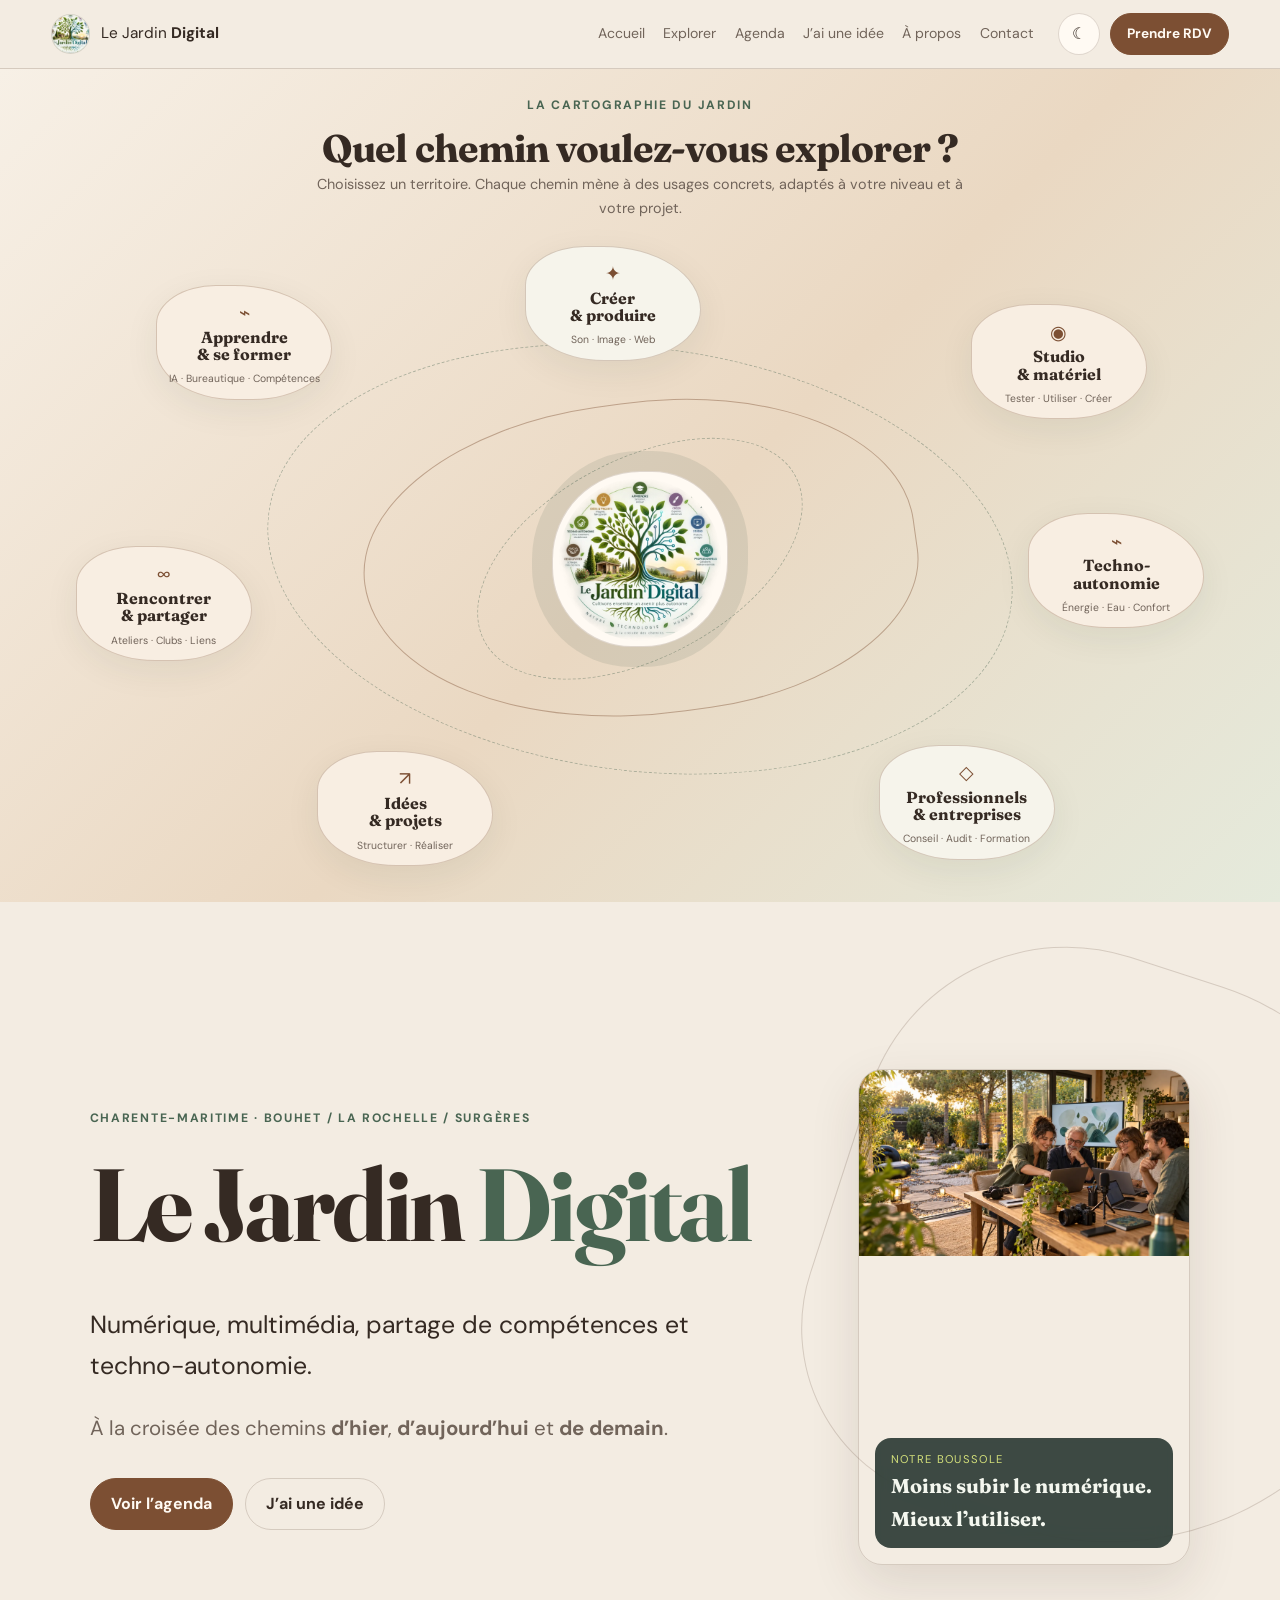
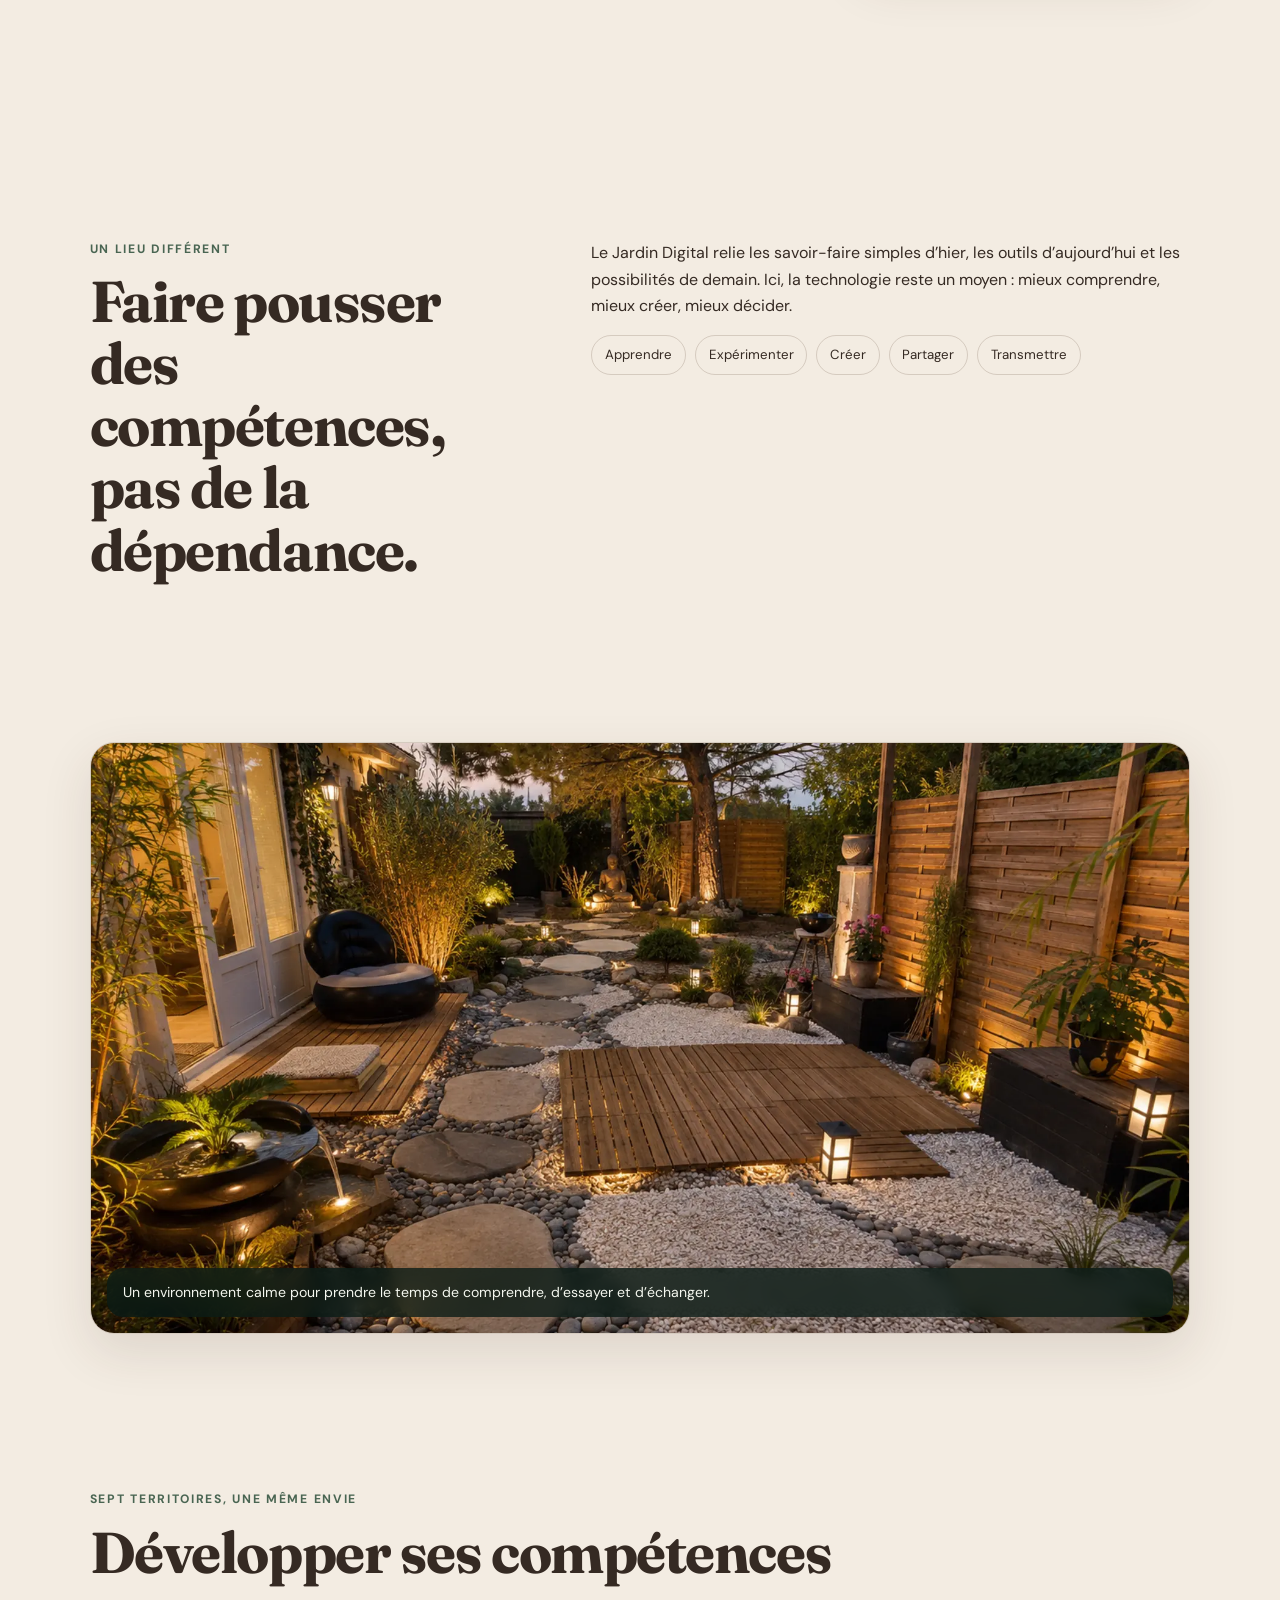
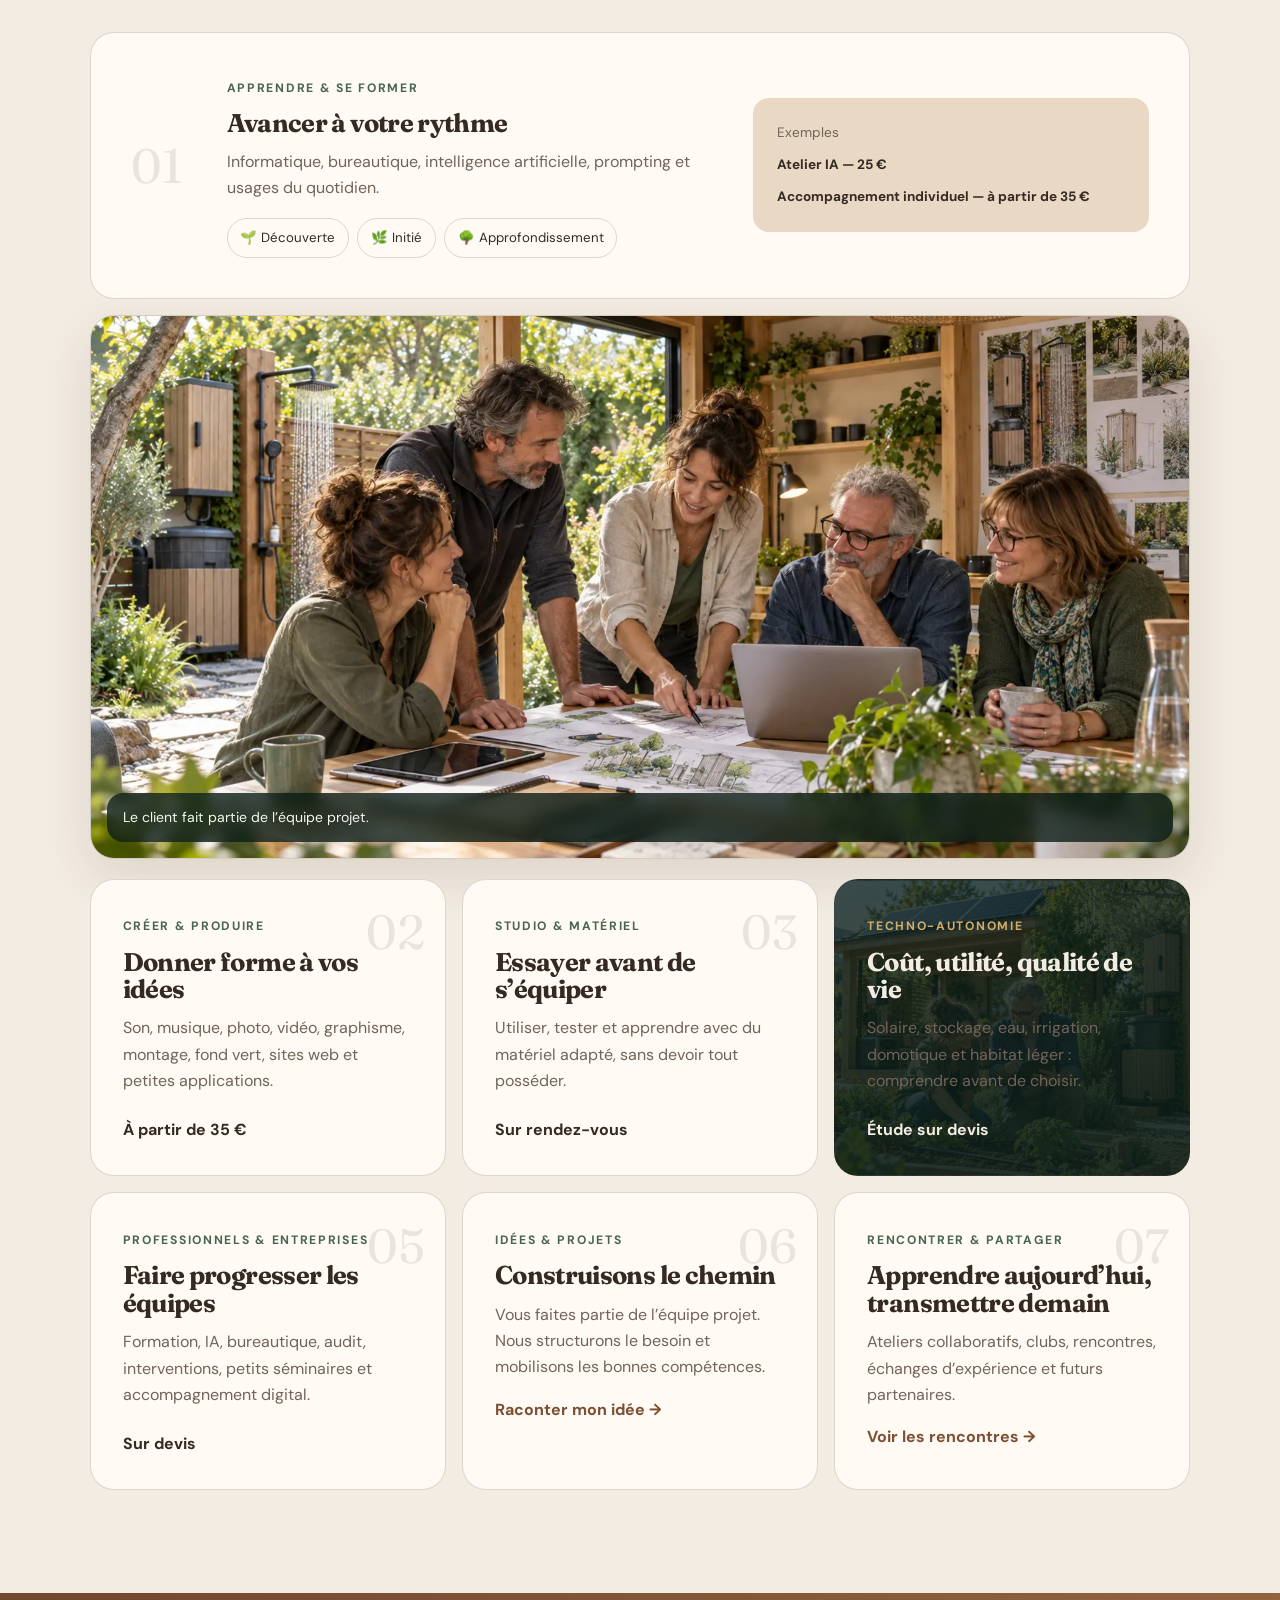
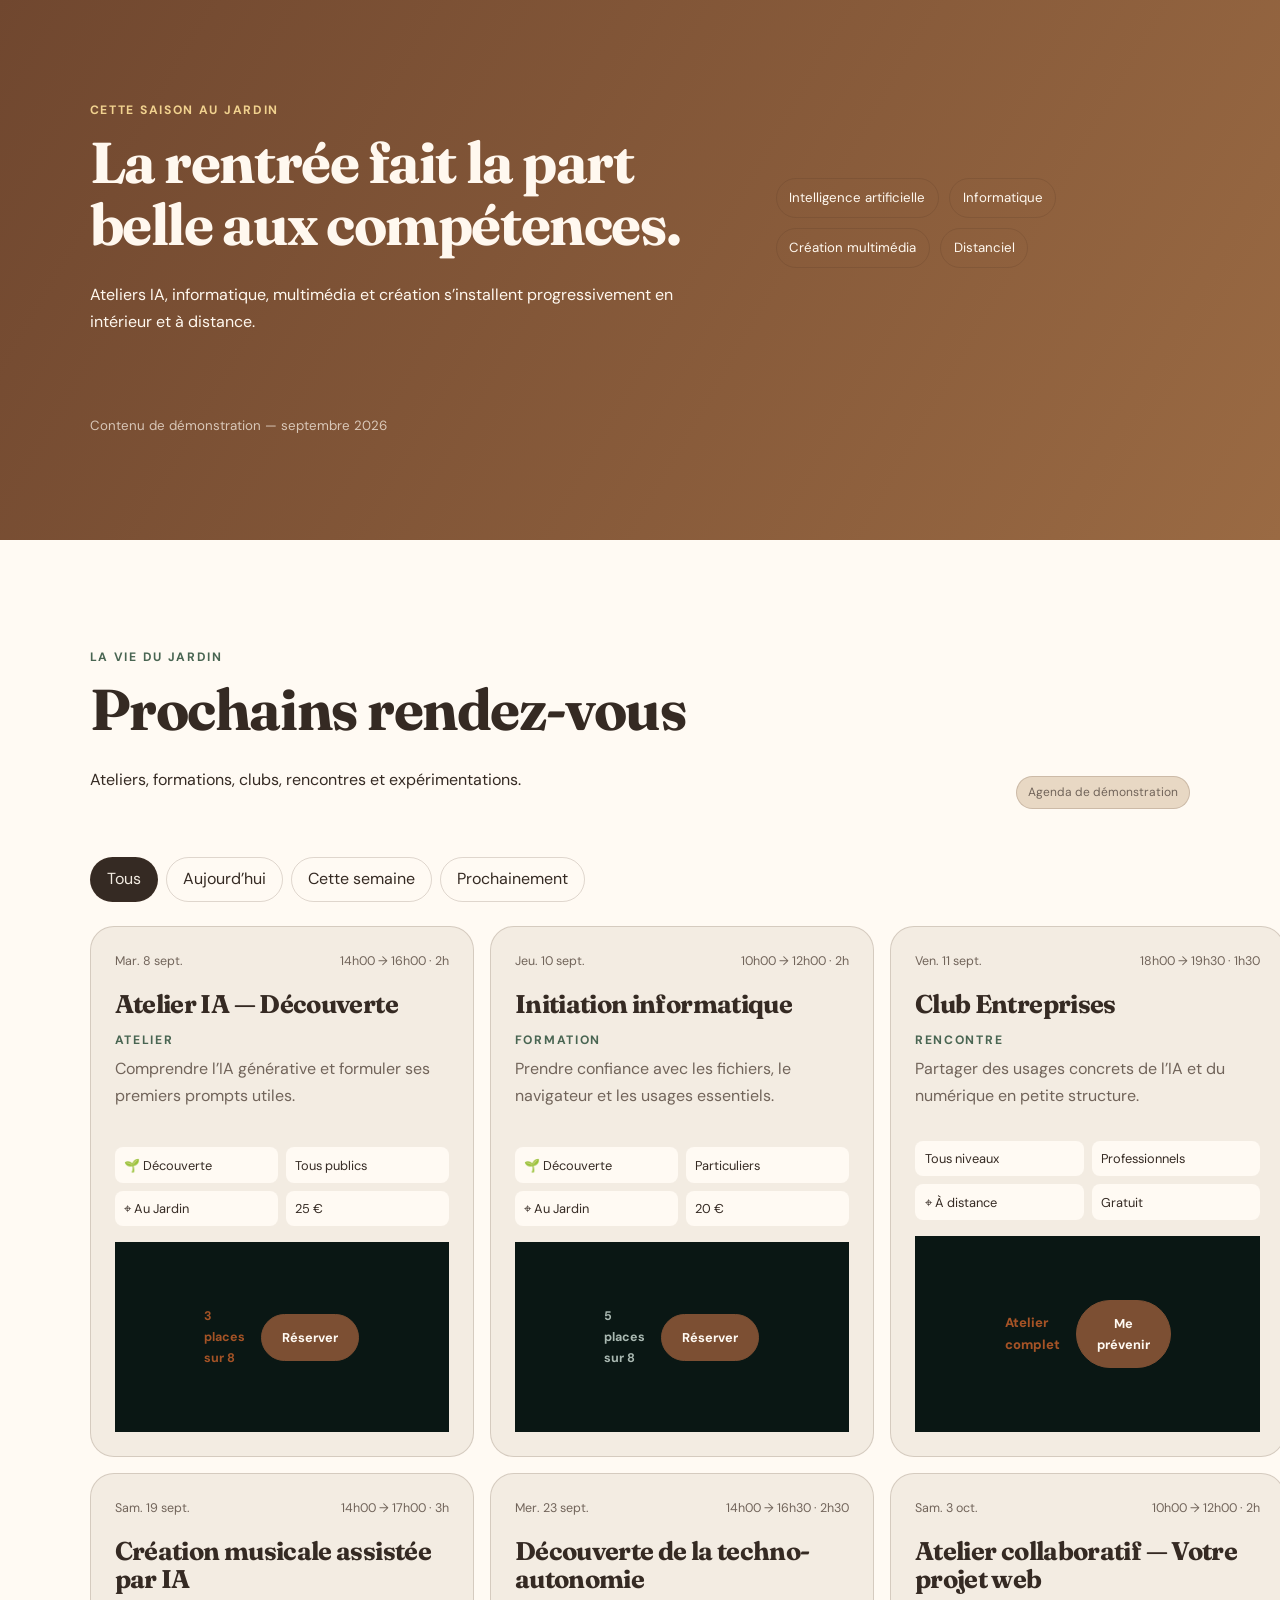
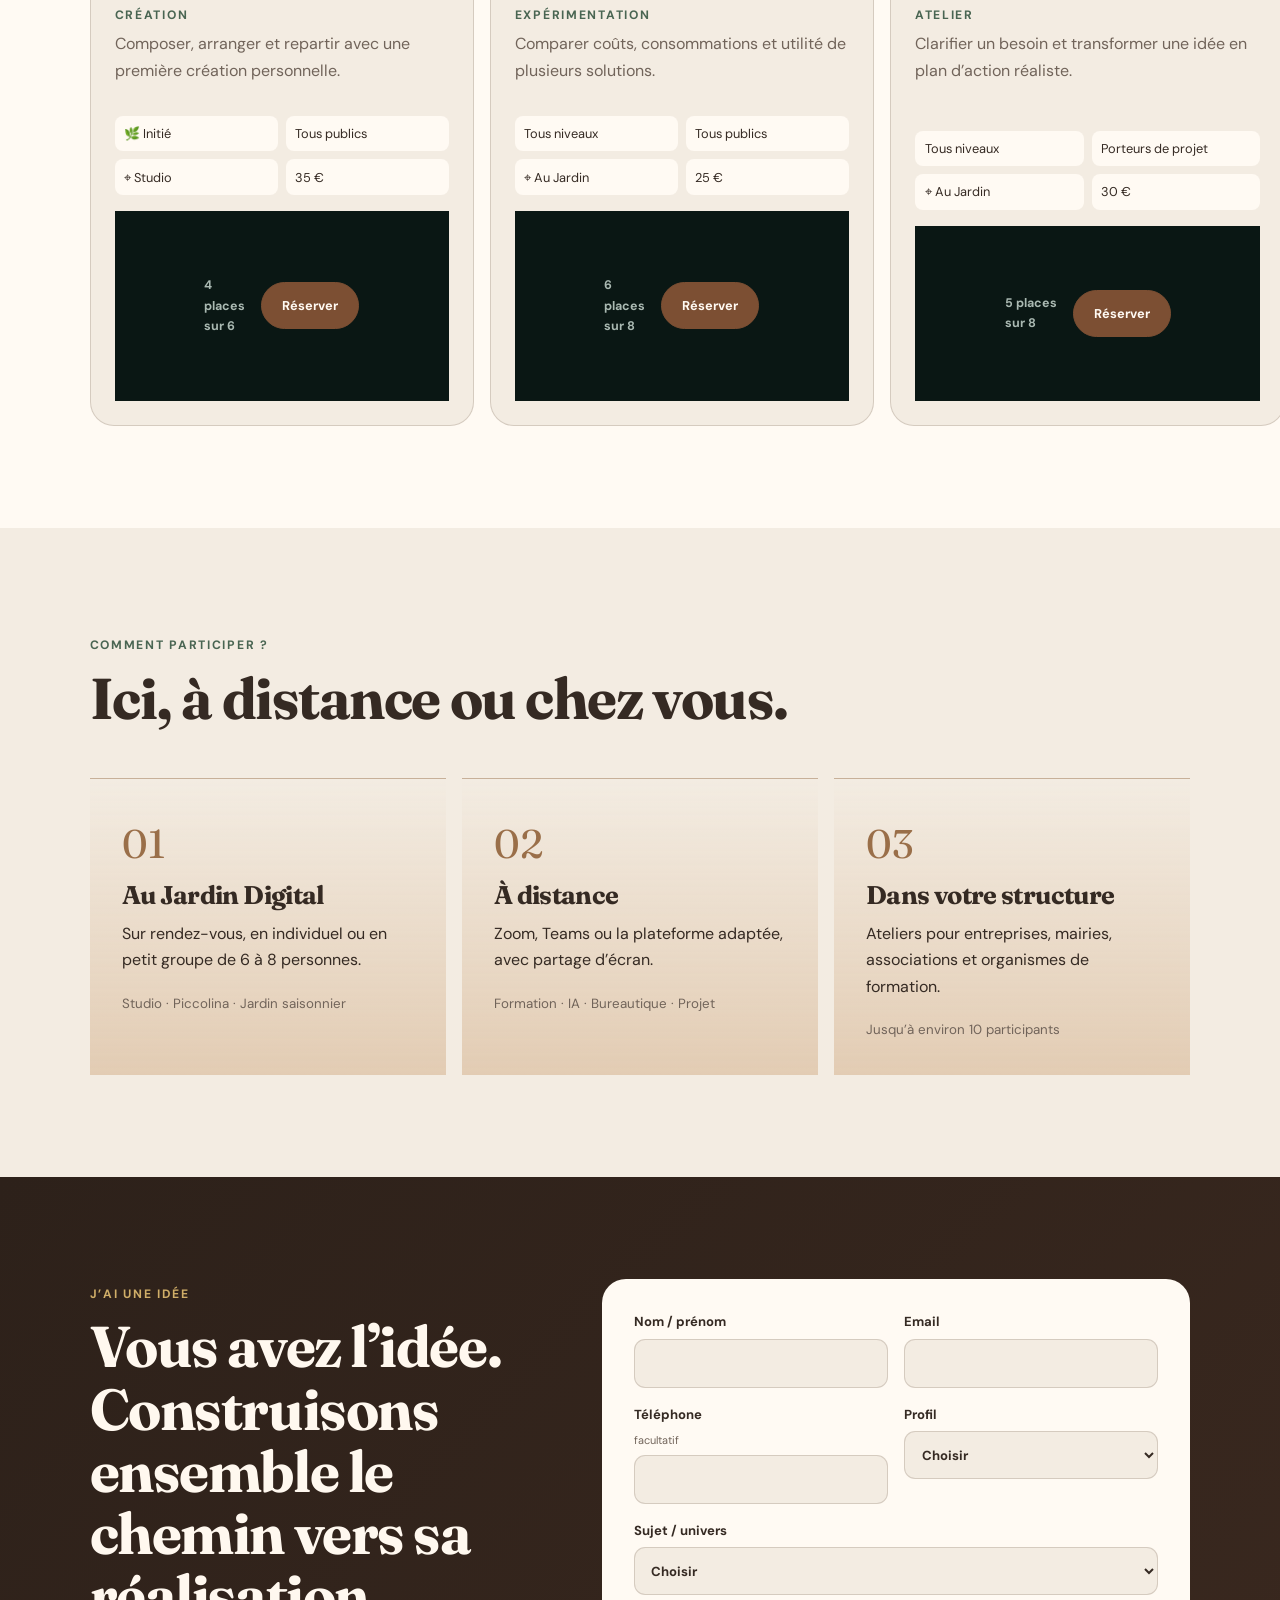
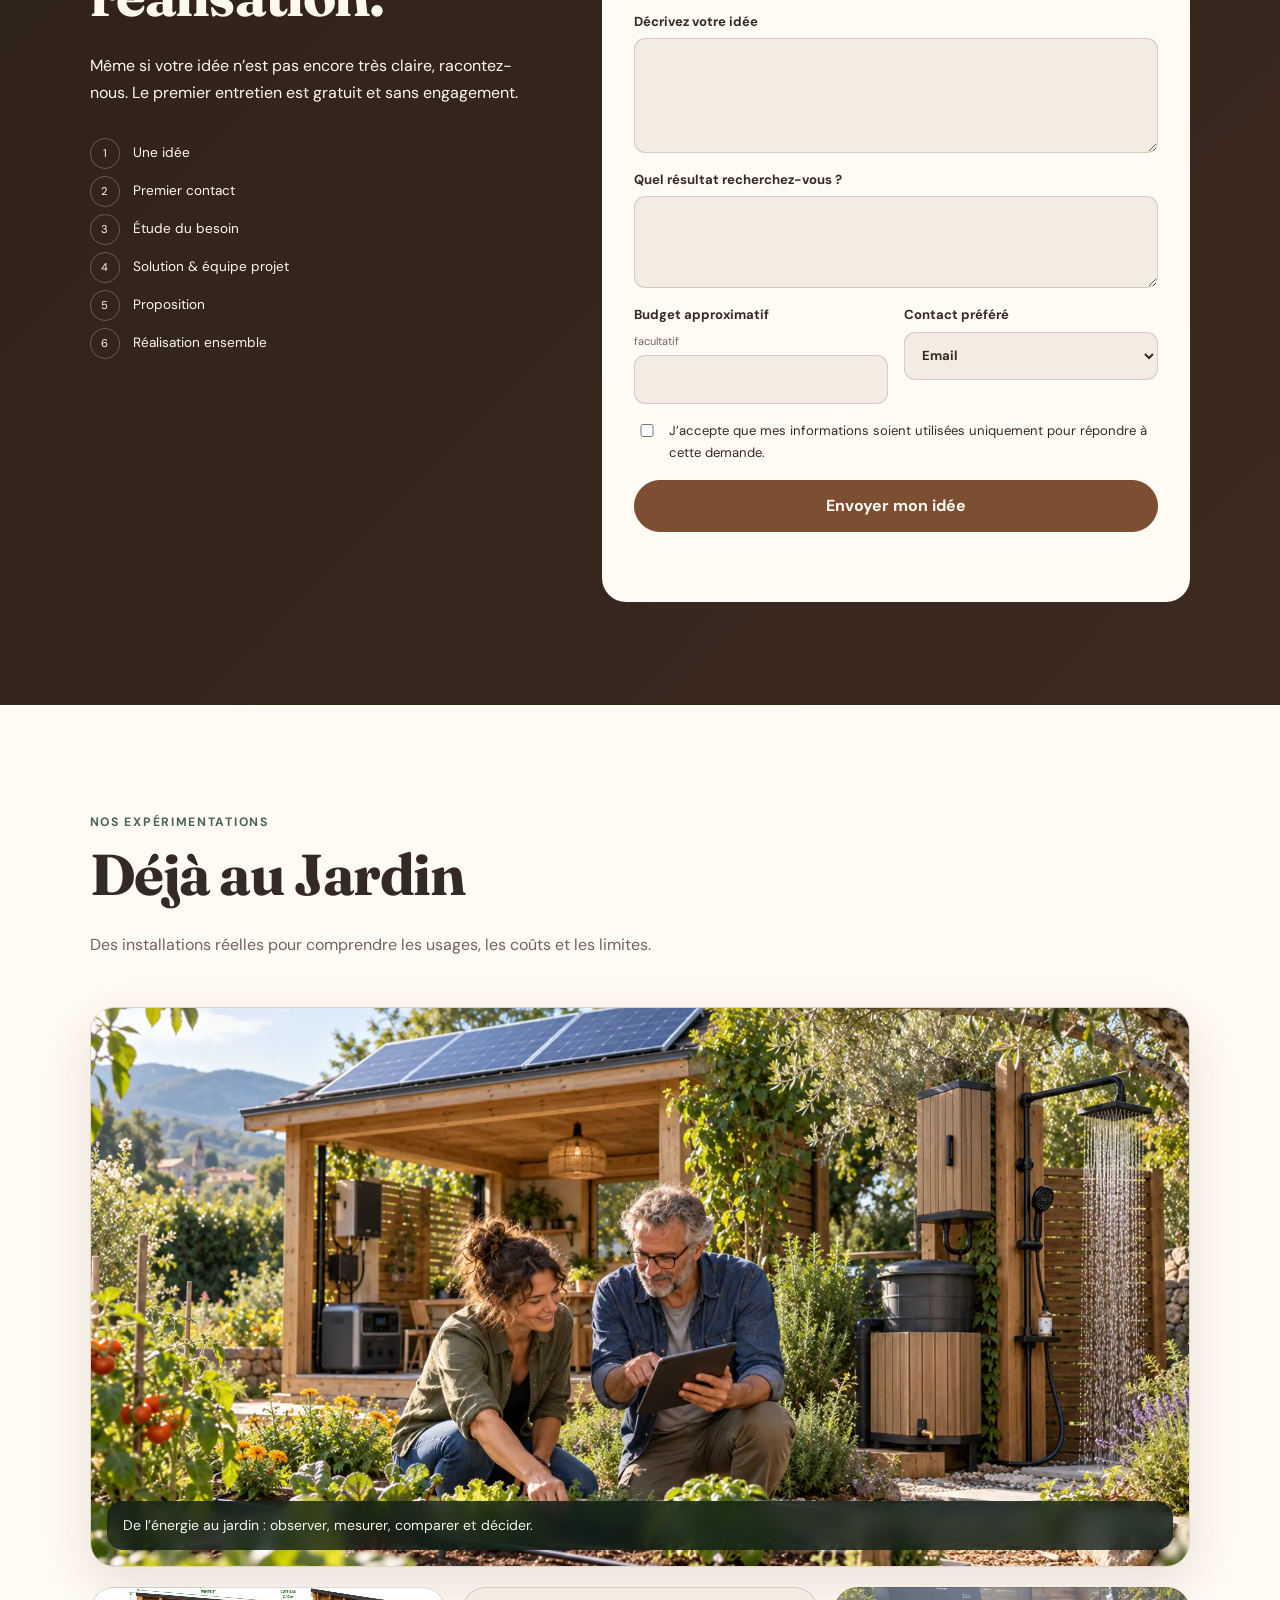
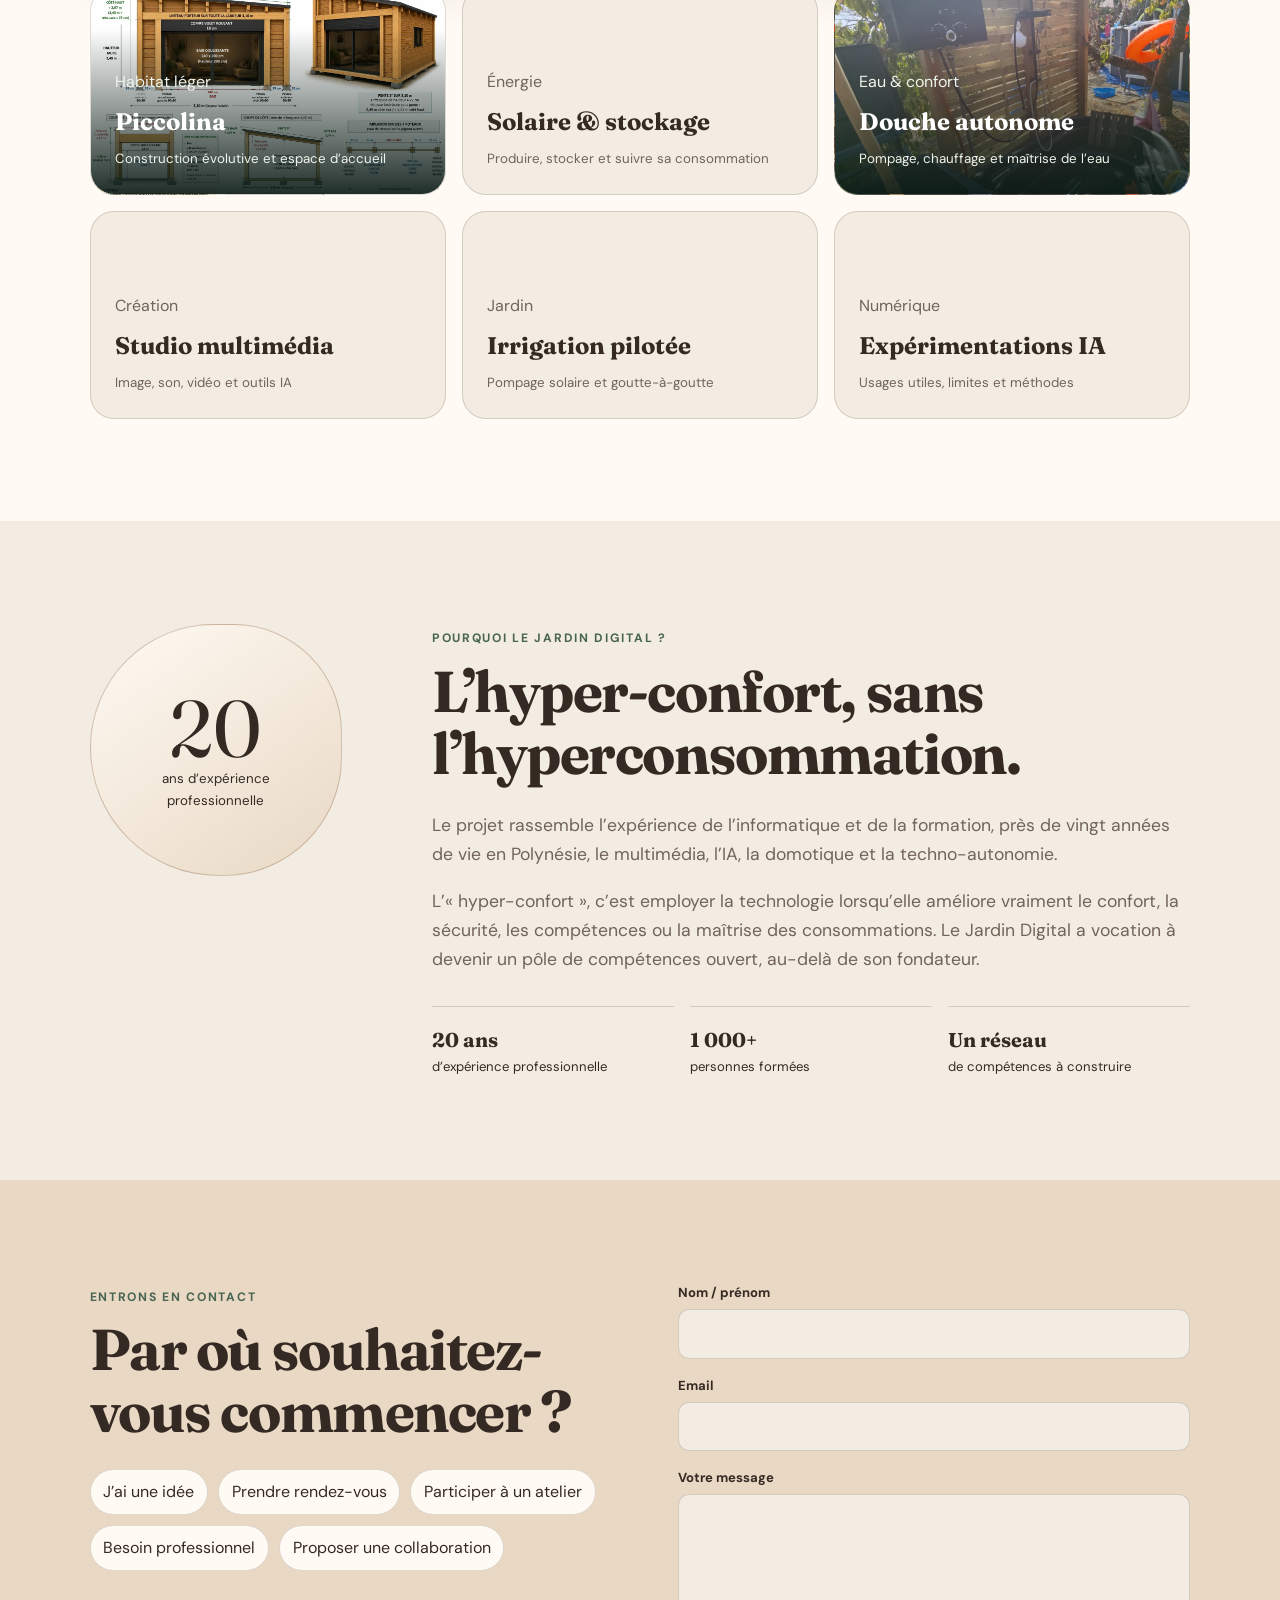
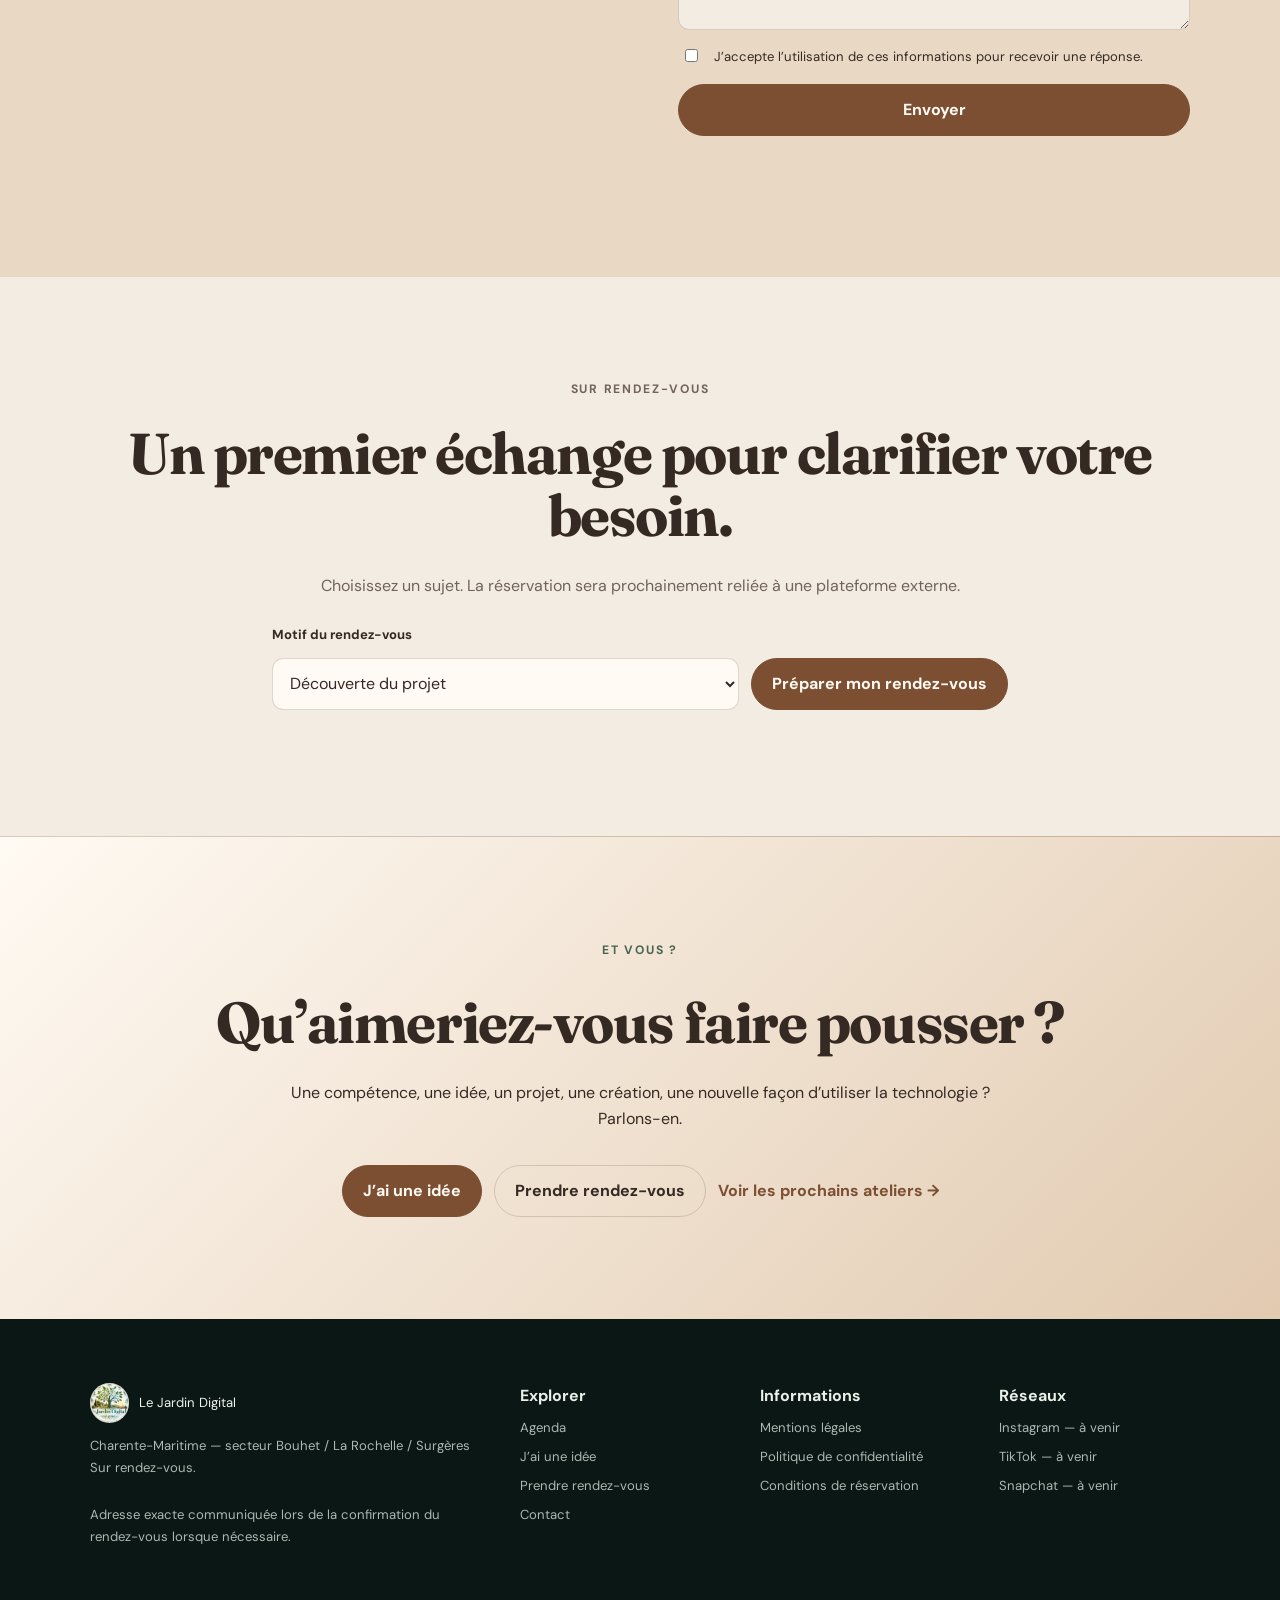
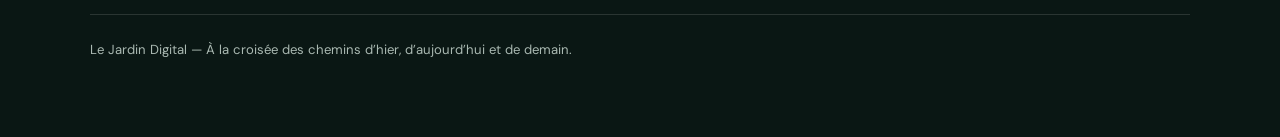
<file: index.html>
<!doctype html>
<html lang="fr">
<head>
  <meta charset="utf-8">
  <meta name="viewport" content="width=device-width,initial-scale=1">
  <title>Le Jardin Digital — Apprendre, créer, expérimenter</title>
  <meta name="description" content="Le Jardin Digital, en Charente-Maritime : ateliers, accompagnement numérique, création multimédia, IA et techno-autonomie.">
  <meta name="theme-color" content="#173c32">
  <meta property="og:title" content="Le Jardin Digital">
  <meta property="og:description" content="À la croisée des chemins d’hier, d’aujourd’hui et de demain.">
  <meta property="og:type" content="website">
  <link rel="stylesheet" href="assets/styles.css">
  <script defer src="assets/app.js"></script>
</head>
<body>
  <a class="skip" href="#contenu">Aller au contenu</a>
  <header class="site-header">
    <a class="brand" href="#accueil" aria-label="Le Jardin Digital, accueil"><span class="brand-mark brand-logo"><img src="assets/logo-nature-connectee.webp" alt="" width="900" height="900"></span><span>Le Jardin <strong>Digital</strong></span></a>
    <button class="menu-toggle" type="button" aria-expanded="false" aria-controls="nav">Menu</button>
    <nav id="nav" aria-label="Navigation principale">
      <a href="#accueil">Accueil</a><a href="#explorer">Explorer</a><a href="#agenda">Agenda</a><a href="#idee">J’ai une idée</a><a href="#apropos">À propos</a><a href="#contact">Contact</a>
    </nav>
    <div class="header-actions"><button class="theme-toggle" type="button" aria-label="Changer de thème">☾</button><a class="button compact" href="#rendez-vous">Prendre RDV</a></div>
  </header>

  <main id="contenu">
    <section class="hero" id="accueil">
      <div class="hero-copy">
        <p class="eyebrow">Charente-Maritime · Bouhet / La Rochelle / Surgères</p>
        <h1>Le Jardin <em>Digital</em></h1>
        <p class="lead">Numérique, multimédia, partage de compétences et techno-autonomie.</p>
        <p class="manifesto">À la croisée des chemins <strong>d’hier</strong>, <strong>d’aujourd’hui</strong> et <strong>de demain</strong>.</p>
        <div class="hero-actions"><a class="button" href="#agenda">Voir l’agenda</a><a class="button ghost" href="#idee">J’ai une idée</a></div>
      </div>
      <figure class="hero-visual"><img src="assets/atelier-numerique.webp" alt="Un petit groupe apprend et crée avec des outils numériques dans un studio ouvert sur le jardin" width="1672" height="941"><figcaption><span>Notre boussole</span><strong>Moins subir le numérique. Mieux l’utiliser.</strong></figcaption></figure>
    </section>

    <section class="map-section" id="explorer" aria-labelledby="map-title">
      <div class="section-heading"><p class="eyebrow">La cartographie du Jardin</p><h2 id="map-title">Quel chemin voulez-vous explorer&nbsp;?</h2><p>Choisissez un territoire. Chaque chemin mène à des usages concrets, adaptés à votre niveau et à votre projet.</p></div>
      <div class="territory-map">
        <div class="map-lines" aria-hidden="true"></div>
        <a class="territory t1" href="#territoire-apprendre"><span class="icon">⌁</span><strong>Apprendre<br>& se former</strong><small>IA · Bureautique · Compétences</small></a>
        <a class="territory t2" href="#territoire-creer"><span class="icon">✦</span><strong>Créer<br>& produire</strong><small>Son · Image · Web</small></a>
        <a class="territory t3" href="#territoire-studio"><span class="icon">◉</span><strong>Studio<br>& matériel</strong><small>Tester · Utiliser · Créer</small></a>
        <a class="territory t4" href="#territoire-techno"><span class="icon">⌁</span><strong>Techno-<br>autonomie</strong><small>Énergie · Eau · Confort</small></a>
        <a class="territory t5" href="#territoire-pro"><span class="icon">◇</span><strong>Professionnels<br>& entreprises</strong><small>Conseil · Audit · Formation</small></a>
        <a class="territory t6" href="#territoire-idees"><span class="icon">↗</span><strong>Idées<br>& projets</strong><small>Structurer · Réaliser</small></a>
        <a class="territory t7" href="#territoire-rencontrer"><span class="icon">∞</span><strong>Rencontrer<br>& partager</strong><small>Ateliers · Clubs · Liens</small></a>
        <div class="map-center" aria-label="Le Jardin Digital, centre de la carte"><img src="assets/logo-nature-connectee.webp" alt="Logo Le Jardin Digital, arbre mêlant racines naturelles et ramifications numériques" width="900" height="900"></div>
      </div>
    </section>

    <section class="intro split-section">
      <div><p class="eyebrow">Un lieu différent</p><h2>Faire pousser des compétences, pas de la dépendance.</h2></div>
      <div><p>Le Jardin Digital relie les savoir-faire simples d’hier, les outils d’aujourd’hui et les possibilités de demain. Ici, la technologie reste un moyen&nbsp;: mieux comprendre, mieux créer, mieux décider.</p><div class="value-row"><span>Apprendre</span><span>Expérimenter</span><span>Créer</span><span>Partager</span><span>Transmettre</span></div></div>
      <figure class="wide-visual"><img src="assets/jardin-zen.webp" alt="Jardin zen en bois et végétation, éclairé au crépuscule" width="1528" height="1020" loading="lazy"><figcaption>Un environnement calme pour prendre le temps de comprendre, d’essayer et d’échanger.</figcaption></figure>
    </section>

    <section class="territories-list" aria-labelledby="univers-title">
      <div class="section-heading"><p class="eyebrow">Sept territoires, une même envie</p><h2 id="univers-title">Développer ses compétences</h2></div>
      <article id="territoire-apprendre" class="territory-card featured"><div class="number">01</div><div><p class="eyebrow">Apprendre & se former</p><h3>Avancer à votre rythme</h3><p>Informatique, bureautique, intelligence artificielle, prompting et usages du quotidien.</p><div class="levels"><span>🌱 Découverte</span><span>🌿 Initié</span><span>🌳 Approfondissement</span></div></div><div class="offer"><span>Exemples</span><strong>Atelier IA — 25 €</strong><strong>Accompagnement individuel — à partir de 35 €</strong></div></article>
      <figure class="section-visual"><img src="assets/projets-collaboratifs.webp" alt="Porteurs de projets et professionnels travaillent ensemble autour d’une table dans un pavillon de jardin" width="1672" height="941" loading="lazy"><figcaption>Le client fait partie de l’équipe projet.</figcaption></figure>
      <div class="territory-grid">
        <article id="territoire-creer" class="territory-card"><div class="number">02</div><p class="eyebrow">Créer & produire</p><h3>Donner forme à vos idées</h3><p>Son, musique, photo, vidéo, graphisme, montage, fond vert, sites web et petites applications.</p><span class="price">À partir de 35 €</span></article>
        <article id="territoire-studio" class="territory-card"><div class="number">03</div><p class="eyebrow">Studio & matériel</p><h3>Essayer avant de s’équiper</h3><p>Utiliser, tester et apprendre avec du matériel adapté, sans devoir tout posséder.</p><span class="price">Sur rendez-vous</span></article>
        <article id="territoire-techno" class="territory-card dark-card"><div class="number">04</div><p class="eyebrow">Techno-autonomie</p><h3>Coût, utilité, qualité de vie</h3><p>Solaire, stockage, eau, irrigation, domotique et habitat léger&nbsp;: comprendre avant de choisir.</p><span class="price">Étude sur devis</span></article>
        <article id="territoire-pro" class="territory-card"><div class="number">05</div><p class="eyebrow">Professionnels & entreprises</p><h3>Faire progresser les équipes</h3><p>Formation, IA, bureautique, audit, interventions, petits séminaires et accompagnement digital.</p><span class="price">Sur devis</span></article>
        <article id="territoire-idees" class="territory-card"><div class="number">06</div><p class="eyebrow">Idées & projets</p><h3>Construisons le chemin</h3><p>Vous faites partie de l’équipe projet. Nous structurons le besoin et mobilisons les bonnes compétences.</p><a href="#idee">Raconter mon idée →</a></article>
        <article id="territoire-rencontrer" class="territory-card"><div class="number">07</div><p class="eyebrow">Rencontrer & partager</p><h3>Apprendre aujourd’hui, transmettre demain</h3><p>Ateliers collaboratifs, clubs, rencontres, échanges d’expérience et futurs partenaires.</p><a href="#agenda">Voir les rencontres →</a></article>
      </div>
    </section>

    <section class="season-section"><div><p class="eyebrow">Cette saison au Jardin</p><h2>La rentrée fait la part belle aux compétences.</h2><p>Ateliers IA, informatique, multimédia et création s’installent progressivement en intérieur et à distance.</p></div><div class="season-tags"><span>Intelligence artificielle</span><span>Informatique</span><span>Création multimédia</span><span>Distanciel</span></div><small>Contenu de démonstration — septembre 2026</small></section>

    <section class="agenda-section" id="agenda" aria-labelledby="agenda-title">
      <div class="section-heading row"><div><p class="eyebrow">La vie du Jardin</p><h2 id="agenda-title">Prochains rendez-vous</h2><p>Ateliers, formations, clubs, rencontres et expérimentations.</p></div><span class="demo-label">Agenda de démonstration</span></div>
      <div class="filters" role="group" aria-label="Filtrer les événements"><button class="filter active" data-filter="all">Tous</button><button class="filter" data-filter="soon">Aujourd’hui</button><button class="filter" data-filter="week">Cette semaine</button><button class="filter" data-filter="later">Prochainement</button></div>
      <div class="events" id="events"></div>
    </section>

    <section class="participate" aria-labelledby="participate-title"><div class="section-heading"><p class="eyebrow">Comment participer ?</p><h2 id="participate-title">Ici, à distance ou chez vous.</h2></div><div class="participate-grid"><article><span>01</span><h3>Au Jardin Digital</h3><p>Sur rendez-vous, en individuel ou en petit groupe de 6 à 8 personnes.</p><small>Studio · Piccolina · Jardin saisonnier</small></article><article><span>02</span><h3>À distance</h3><p>Zoom, Teams ou la plateforme adaptée, avec partage d’écran.</p><small>Formation · IA · Bureautique · Projet</small></article><article><span>03</span><h3>Dans votre structure</h3><p>Ateliers pour entreprises, mairies, associations et organismes de formation.</p><small>Jusqu’à environ 10 participants</small></article></div></section>

    <section class="idea-section" id="idee"><div class="idea-copy"><p class="eyebrow">J’ai une idée</p><h2>Vous avez l’idée.<br>Construisons ensemble le chemin vers sa réalisation.</h2><p>Même si votre idée n’est pas encore très claire, racontez-nous. Le premier entretien est gratuit et sans engagement.</p><ol class="journey"><li>Une idée</li><li>Premier contact</li><li>Étude du besoin</li><li>Solution & équipe projet</li><li>Proposition</li><li>Réalisation ensemble</li></ol></div><form class="idea-form demo-form" data-success="Merci. Votre idée a bien été préparée dans ce prototype — aucun message réel n’a été envoyé."><label>Nom / prénom<input name="name" autocomplete="name" required></label><label>Email<input type="email" name="email" autocomplete="email" required></label><label>Téléphone <small>facultatif</small><input type="tel" name="phone" autocomplete="tel"></label><label>Profil<select name="profile" required><option value="">Choisir</option><option>Particulier</option><option>Professionnel</option><option>Entreprise / structure</option><option>Association / collectivité</option></select></label><label class="full">Sujet / univers<select name="topic" required><option value="">Choisir</option><option>Formation</option><option>Intelligence artificielle</option><option>Création multimédia</option><option>Web & digital</option><option>Techno-autonomie</option><option>Autre idée</option></select></label><label class="full">Décrivez votre idée<textarea name="idea" rows="4" required></textarea></label><label class="full">Quel résultat recherchez-vous ?<textarea name="goal" rows="3" required></textarea></label><label>Budget approximatif <small>facultatif</small><input name="budget"></label><label>Contact préféré<select name="contact"><option>Email</option><option>Téléphone</option><option>Visioconférence</option><option>Rencontre</option></select></label><label class="consent full"><input type="checkbox" required> J’accepte que mes informations soient utilisées uniquement pour répondre à cette demande.</label><button class="button full" type="submit">Envoyer mon idée</button><p class="form-message full" role="status"></p></form></section>

    <section class="experiments" aria-labelledby="experiments-title"><div class="section-heading"><p class="eyebrow">Nos expérimentations</p><h2 id="experiments-title">Déjà au Jardin</h2><p>Des installations réelles pour comprendre les usages, les coûts et les limites.</p></div><figure class="section-visual experiment-visual"><img src="assets/techno-autonomie.webp" alt="Deux personnes étudient une installation solaire, une irrigation et une douche autonome dans un jardin" width="1672" height="941" loading="lazy"><figcaption>De l’énergie au jardin&nbsp;: observer, mesurer, comparer et décider.</figcaption></figure><div class="experiment-grid"><button class="piccolina-card" data-modal="piccolina"><span>Habitat léger</span><strong>Piccolina</strong><small>Construction évolutive et espace d’accueil</small></button><button data-modal="solaire"><span>Énergie</span><strong>Solaire & stockage</strong><small>Produire, stocker et suivre sa consommation</small></button><button class="douche-card" data-modal="douche"><span>Eau & confort</span><strong>Douche autonome</strong><small>Pompage, chauffage et maîtrise de l’eau</small></button><button data-modal="studio"><span>Création</span><strong>Studio multimédia</strong><small>Image, son, vidéo et outils IA</small></button><button data-modal="irrigation"><span>Jardin</span><strong>Irrigation pilotée</strong><small>Pompage solaire et goutte-à-goutte</small></button><button data-modal="ia"><span>Numérique</span><strong>Expérimentations IA</strong><small>Usages utiles, limites et méthodes</small></button></div></section>

    <section class="about" id="apropos"><div class="about-badge"><span>20</span><small>ans d’expérience professionnelle</small></div><div><p class="eyebrow">Pourquoi Le Jardin Digital ?</p><h2>L’hyper-confort, sans l’hyperconsommation.</h2><p>Le projet rassemble l’expérience de l’informatique et de la formation, près de vingt années de vie en Polynésie, le multimédia, l’IA, la domotique et la techno-autonomie.</p><p>L’« hyper-confort », c’est employer la technologie lorsqu’elle améliore vraiment le confort, la sécurité, les compétences ou la maîtrise des consommations. Le Jardin Digital a vocation à devenir un pôle de compétences ouvert, au-delà de son fondateur.</p><div class="trust"><span><strong>20 ans</strong> d’expérience professionnelle</span><span><strong>1 000+</strong> personnes formées</span><span><strong>Un réseau</strong> de compétences à construire</span></div></div></section>

    <section class="contact-section" id="contact"><div><p class="eyebrow">Entrons en contact</p><h2>Par où souhaitez-vous commencer&nbsp;?</h2><div class="contact-choices"><a href="#idee">J’ai une idée</a><a href="#rendez-vous">Prendre rendez-vous</a><a href="#agenda">Participer à un atelier</a><a href="#contact-form">Besoin professionnel</a><a href="#contact-form">Proposer une collaboration</a></div></div><form id="contact-form" class="contact-form demo-form" data-success="Merci. Le formulaire fonctionne en mode démonstration — aucun message réel n’a été envoyé."><label>Nom / prénom<input name="contact-name" required></label><label>Email<input type="email" name="contact-email" required></label><label>Votre message<textarea rows="5" name="message" required></textarea></label><label class="consent"><input type="checkbox" required> J’accepte l’utilisation de ces informations pour recevoir une réponse.</label><button class="button" type="submit">Envoyer</button><p class="form-message" role="status"></p></form></section>

    <section class="booking" id="rendez-vous"><p class="eyebrow">Sur rendez-vous</p><h2>Un premier échange pour clarifier votre besoin.</h2><p>Choisissez un sujet. La réservation sera prochainement reliée à une plateforme externe.</p><div class="booking-row"><label for="booking-topic">Motif du rendez-vous</label><select id="booking-topic"><option>Découverte du projet</option><option>Formation individuelle</option><option>Aide informatique</option><option>Création multimédia</option><option>Intelligence artificielle</option><option>Projet web & digital</option><option>Écrivain public & rédaction</option><option>Techno-autonomie & domotique</option><option>Projet professionnel / entreprise</option><option>J’ai une idée</option></select><button class="button" id="booking-button" type="button">Préparer mon rendez-vous</button></div><p id="booking-message" role="status"></p></section>

    <section class="final-cta"><p class="eyebrow">Et vous ?</p><h2>Qu’aimeriez-vous faire pousser&nbsp;?</h2><p>Une compétence, une idée, un projet, une création, une nouvelle façon d’utiliser la technologie&nbsp;? Parlons-en.</p><div><a class="button" href="#idee">J’ai une idée</a><a class="button ghost" href="#rendez-vous">Prendre rendez-vous</a><a class="text-link" href="#agenda">Voir les prochains ateliers →</a></div></section>
  </main>

  <footer><div><a class="brand footer-brand" href="#accueil"><span class="brand-mark brand-logo"><img src="assets/logo-nature-connectee.webp" alt="" width="900" height="900"></span><span>Le Jardin Digital</span></a><p>Charente-Maritime — secteur Bouhet / La Rochelle / Surgères<br>Sur rendez-vous.</p><p class="privacy-note">Adresse exacte communiquée lors de la confirmation du rendez-vous lorsque nécessaire.</p></div><div><strong>Explorer</strong><a href="#agenda">Agenda</a><a href="#idee">J’ai une idée</a><a href="#rendez-vous">Prendre rendez-vous</a><a href="#contact">Contact</a></div><div><strong>Informations</strong><a href="mentions-legales.html">Mentions légales</a><a href="confidentialite.html">Politique de confidentialité</a><a href="conditions.html">Conditions de réservation</a></div><div><strong>Réseaux</strong><span>Instagram — à venir</span><span>TikTok — à venir</span><span>Snapchat — à venir</span></div><p class="signature">Le Jardin Digital — À la croisée des chemins d’hier, d’aujourd’hui et de demain.</p></footer>

  <dialog id="experiment-dialog"><button class="dialog-close" aria-label="Fermer">×</button><p class="eyebrow" id="dialog-kicker"></p><h2 id="dialog-title"></h2><p id="dialog-copy"></p><p class="demo-label">Présentation de démonstration</p></dialog>
</body>
</html>
</file>
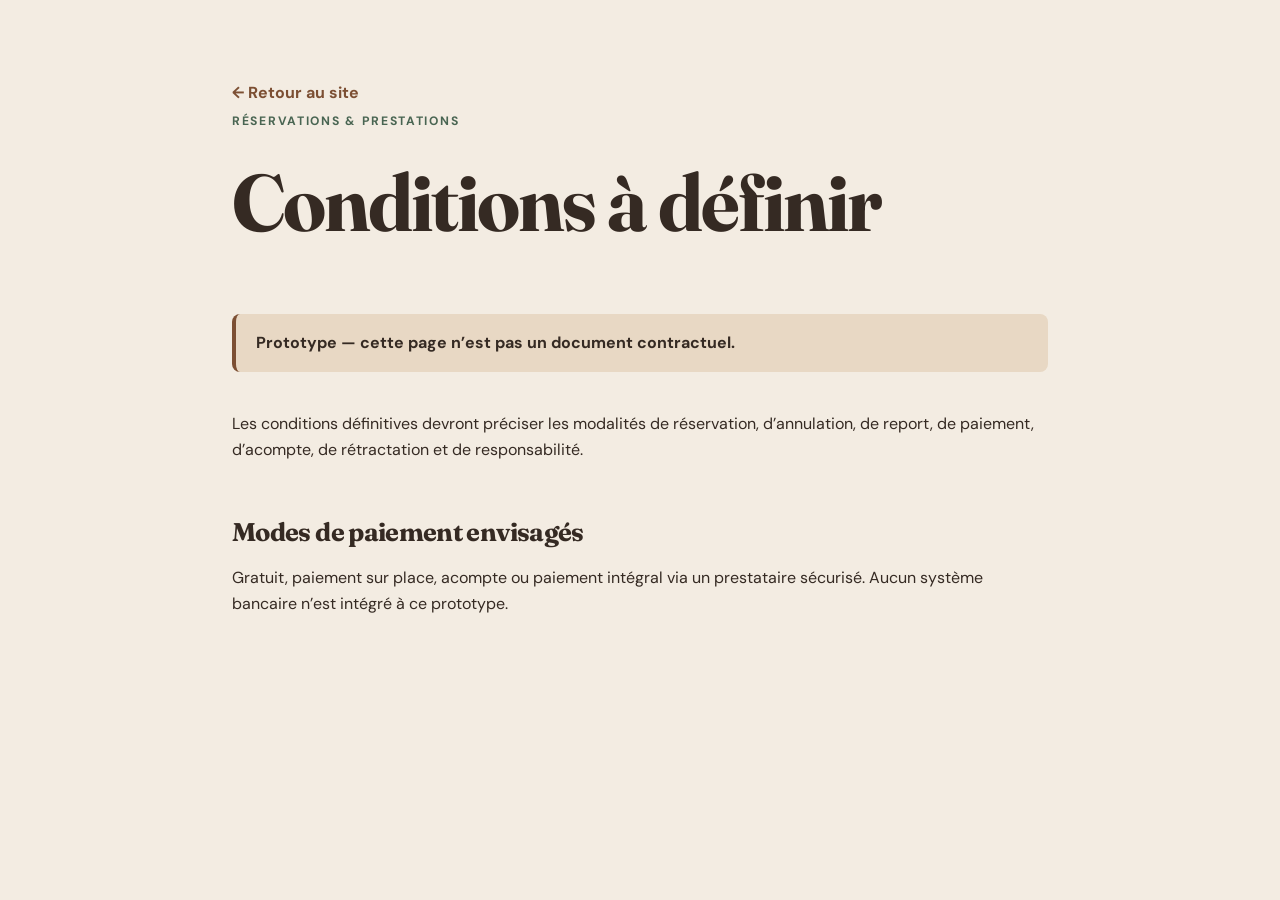
<file: conditions.html>
<!doctype html><html lang="fr"><head><meta charset="utf-8"><meta name="viewport" content="width=device-width,initial-scale=1"><title>Conditions de réservation — Le Jardin Digital</title><link rel="stylesheet" href="assets/styles.css"></head><body class="legal-page"><main><a class="text-link" href="index.html">← Retour au site</a><p class="eyebrow">Réservations & prestations</p><h1>Conditions à définir</h1><div class="legal-warning"><strong>Prototype — cette page n’est pas un document contractuel.</strong></div><p>Les conditions définitives devront préciser les modalités de réservation, d’annulation, de report, de paiement, d’acompte, de rétractation et de responsabilité.</p><h2>Modes de paiement envisagés</h2><p>Gratuit, paiement sur place, acompte ou paiement intégral via un prestataire sécurisé. Aucun système bancaire n’est intégré à ce prototype.</p></main></body></html>
</file>
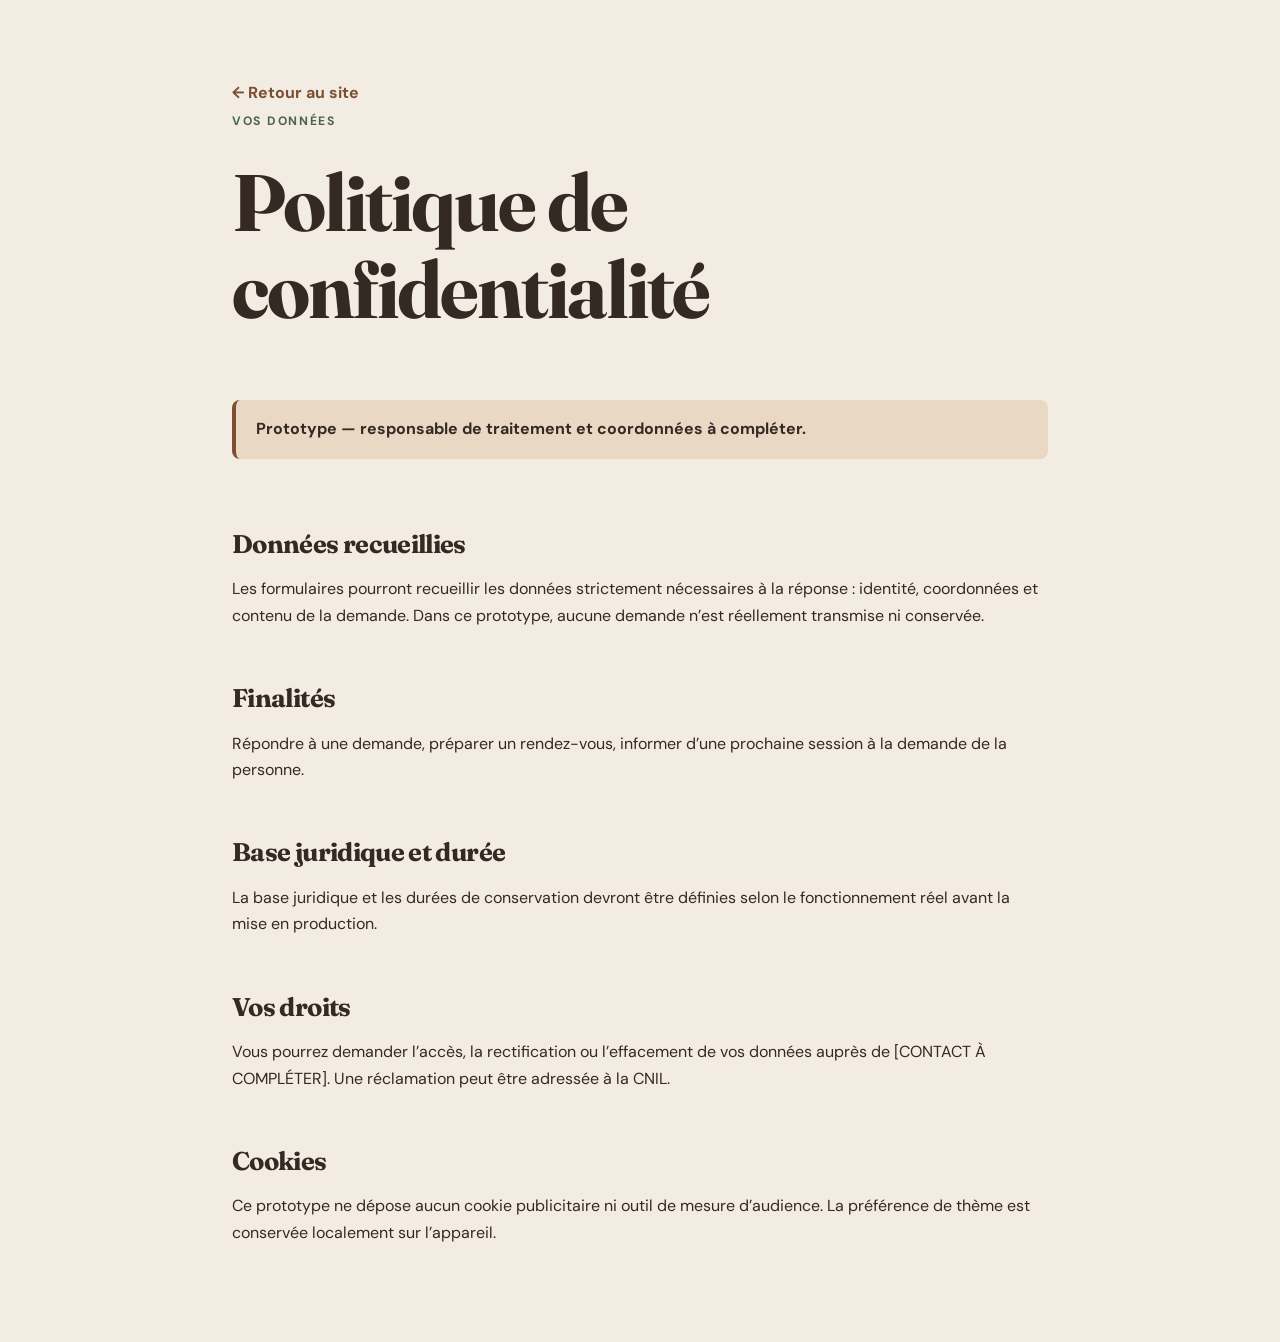
<file: confidentialite.html>
<!doctype html><html lang="fr"><head><meta charset="utf-8"><meta name="viewport" content="width=device-width,initial-scale=1"><title>Confidentialité — Le Jardin Digital</title><link rel="stylesheet" href="assets/styles.css"></head><body class="legal-page"><main><a class="text-link" href="index.html">← Retour au site</a><p class="eyebrow">Vos données</p><h1>Politique de confidentialité</h1><div class="legal-warning"><strong>Prototype — responsable de traitement et coordonnées à compléter.</strong></div><h2>Données recueillies</h2><p>Les formulaires pourront recueillir les données strictement nécessaires à la réponse&nbsp;: identité, coordonnées et contenu de la demande. Dans ce prototype, aucune demande n’est réellement transmise ni conservée.</p><h2>Finalités</h2><p>Répondre à une demande, préparer un rendez-vous, informer d’une prochaine session à la demande de la personne.</p><h2>Base juridique et durée</h2><p>La base juridique et les durées de conservation devront être définies selon le fonctionnement réel avant la mise en production.</p><h2>Vos droits</h2><p>Vous pourrez demander l’accès, la rectification ou l’effacement de vos données auprès de [CONTACT À COMPLÉTER]. Une réclamation peut être adressée à la CNIL.</p><h2>Cookies</h2><p>Ce prototype ne dépose aucun cookie publicitaire ni outil de mesure d’audience. La préférence de thème est conservée localement sur l’appareil.</p></main></body></html>
</file>
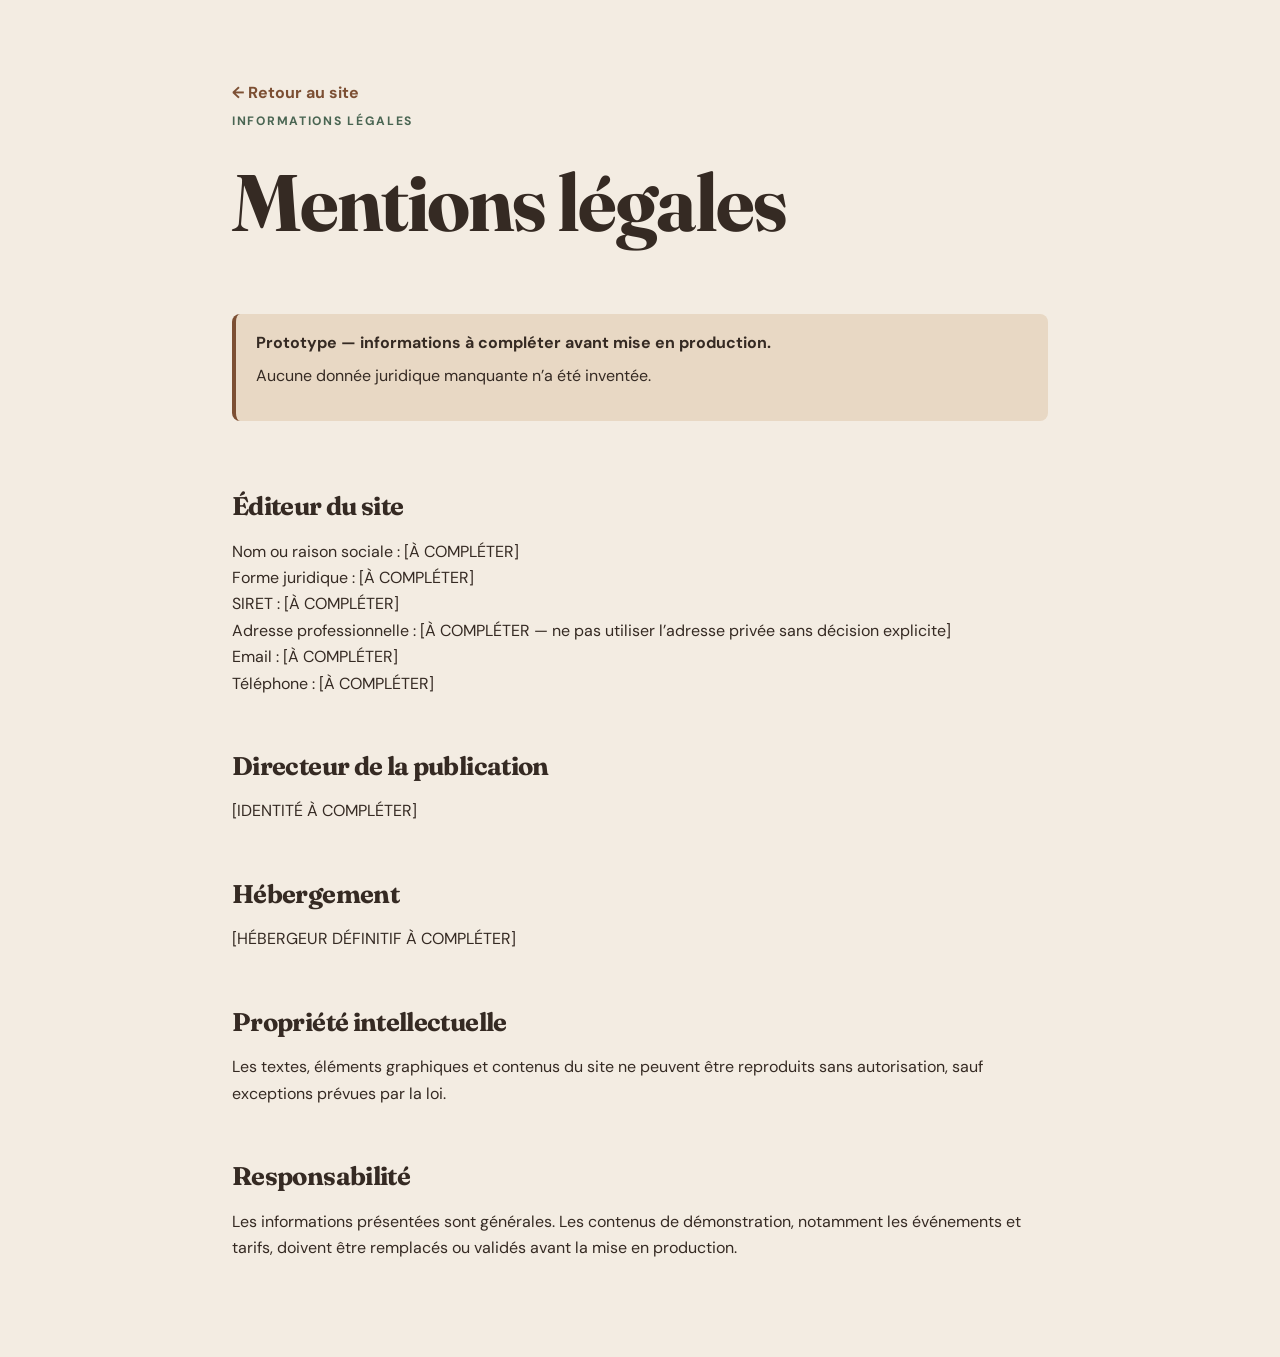
<file: mentions-legales.html>
<!doctype html><html lang="fr"><head><meta charset="utf-8"><meta name="viewport" content="width=device-width,initial-scale=1"><title>Mentions légales — Le Jardin Digital</title><link rel="stylesheet" href="assets/styles.css"></head><body class="legal-page"><main><a class="text-link" href="index.html">← Retour au site</a><p class="eyebrow">Informations légales</p><h1>Mentions légales</h1><div class="legal-warning"><strong>Prototype — informations à compléter avant mise en production.</strong><p>Aucune donnée juridique manquante n’a été inventée.</p></div><h2>Éditeur du site</h2><p>Nom ou raison sociale&nbsp;: [À COMPLÉTER]<br>Forme juridique&nbsp;: [À COMPLÉTER]<br>SIRET&nbsp;: [À COMPLÉTER]<br>Adresse professionnelle&nbsp;: [À COMPLÉTER — ne pas utiliser l’adresse privée sans décision explicite]<br>Email&nbsp;: [À COMPLÉTER]<br>Téléphone&nbsp;: [À COMPLÉTER]</p><h2>Directeur de la publication</h2><p>[IDENTITÉ À COMPLÉTER]</p><h2>Hébergement</h2><p>[HÉBERGEUR DÉFINITIF À COMPLÉTER]</p><h2>Propriété intellectuelle</h2><p>Les textes, éléments graphiques et contenus du site ne peuvent être reproduits sans autorisation, sauf exceptions prévues par la loi.</p><h2>Responsabilité</h2><p>Les informations présentées sont générales. Les contenus de démonstration, notamment les événements et tarifs, doivent être remplacés ou validés avant la mise en production.</p></main></body></html>
</file>
<file: assets/styles.css>
@import url('https://fonts.googleapis.com/css2?family=DM+Sans:wght@400;500;600;700&family=Fraunces:opsz,wght@9..144,500;9..144,650&display=swap');

:root{--bg:#f3ece2;--surface:#fffaf3;--surface-2:#e8d8c4;--ink:#352a23;--muted:#71645a;--green:#496552;--green-2:#9a6f49;--lime:#d0ae68;--wood:#7c4f33;--line:rgba(78,53,38,.18);--shadow:0 18px 50px rgba(67,44,29,.12);--radius:1.5rem;color-scheme:light}
[data-theme="dark"]{--bg:#19130f;--surface:#271d17;--surface-2:#3a2a20;--ink:#f3e9dc;--muted:#c0afa0;--green:#8fb395;--green-2:#c19265;--lime:#dfbd78;--wood:#d19a69;--line:rgba(243,226,207,.16);--shadow:0 18px 50px rgba(0,0,0,.32);color-scheme:dark}
*{box-sizing:border-box}html{scroll-behavior:smooth;scroll-padding-top:6rem}body{margin:0;background:var(--bg);color:var(--ink);font:400 1rem/1.65 'DM Sans',sans-serif}a{color:inherit;text-decoration:none}button,input,select,textarea{font:inherit;color:inherit}button,a{touch-action:manipulation}img{max-width:100%}.skip{position:fixed;left:1rem;top:-5rem;z-index:100;background:var(--ink);color:var(--bg);padding:.75rem 1rem;border-radius:.5rem}.skip:focus{top:1rem}:focus-visible{outline:3px solid var(--lime);outline-offset:3px}
.site-header{position:sticky;top:0;z-index:20;display:flex;align-items:center;gap:1.5rem;padding:.8rem clamp(1rem,4vw,4rem);background:color-mix(in srgb,var(--bg) 88%,transparent);backdrop-filter:blur(14px);border-bottom:1px solid var(--line)}.brand{display:flex;align-items:center;gap:.65rem;font-size:.96rem;white-space:nowrap}.brand-mark{position:relative;display:grid;place-items:center;width:2.45rem;height:2.45rem;border:1px solid var(--line);border-radius:50%;font-family:'Fraunces';font-size:1.15rem}.brand-mark span{color:var(--green-2)}nav{display:flex;gap:1.15rem;margin-left:auto}nav a{font-size:.88rem;color:var(--muted)}nav a:hover{color:var(--ink)}.header-actions{display:flex;align-items:center;gap:.6rem}.theme-toggle,.menu-toggle{border:1px solid var(--line);background:var(--surface);border-radius:50%;min-width:2.65rem;height:2.65rem;cursor:pointer}.menu-toggle{display:none;border-radius:2rem;padding:0 1rem}.button{display:inline-flex;justify-content:center;align-items:center;min-height:3rem;padding:.75rem 1.25rem;border:1px solid var(--green);border-radius:999px;background:var(--green);color:var(--bg);font-weight:700;cursor:pointer}.button:hover{filter:brightness(1.08);transform:translateY(-1px)}.button.ghost{background:transparent;color:var(--ink);border-color:var(--line)}.button.compact{min-height:2.65rem;padding:.55rem 1rem;font-size:.85rem}.text-link{font-weight:700;color:var(--green)}
main>section{padding:clamp(4.5rem,8vw,8rem) clamp(1.25rem,7vw,8rem)}h1,h2,h3{font-family:'Fraunces',serif;line-height:1.08;margin:.2em 0 .45em;letter-spacing:-.025em}h1{font-size:clamp(3.3rem,8vw,7.6rem)}h2{font-size:clamp(2.25rem,4.5vw,4.4rem)}h3{font-size:clamp(1.35rem,2vw,2rem)}p{margin:.4em 0 1em}.eyebrow{font-size:.76rem;font-weight:700;text-transform:uppercase;letter-spacing:.14em;color:var(--green)}.section-heading{max-width:53rem;margin-bottom:3rem}.section-heading>p:last-child{max-width:42rem;color:var(--muted)}.section-heading.row{max-width:none;display:flex;justify-content:space-between;align-items:end}.lead{font-size:clamp(1.2rem,2vw,1.55rem);max-width:40rem}.demo-label{display:inline-flex;align-items:center;width:max-content;background:var(--surface-2);border:1px solid var(--line);padding:.35rem .7rem;border-radius:999px;font-size:.75rem;color:var(--muted)}
.hero{min-height:calc(100vh - 4.4rem);display:grid;grid-template-columns:minmax(0,1.35fr) minmax(16rem,.65fr);align-items:center;gap:6vw;position:relative;overflow:hidden}.hero:before{content:"";position:absolute;right:-10%;top:8%;width:45vw;height:45vw;border:1px solid var(--line);border-radius:43% 57% 63% 37%;transform:rotate(18deg);pointer-events:none}.hero h1 em{font-style:normal;color:var(--green)}.manifesto{max-width:38rem;font-size:clamp(1.08rem,1.6vw,1.35rem);color:var(--muted)}.hero-actions{display:flex;gap:.75rem;margin-top:2rem;flex-wrap:wrap}.hero-note{position:relative;background:var(--surface);border:1px solid var(--line);box-shadow:var(--shadow);border-radius:45% 55% 48% 52% / 56% 39% 61% 44%;padding:4rem 3rem;min-height:22rem;display:flex;flex-direction:column;justify-content:center;transform:rotate(2deg)}.hero-note>*{transform:rotate(-2deg)}.hero-note span,.hero-note small{color:var(--muted)}.hero-note strong{font-family:'Fraunces';font-size:1.8rem;line-height:1.2;margin:1rem 0}
.map-section{background:var(--surface);overflow:hidden}.territory-map{position:relative;min-height:47rem;max-width:74rem;margin:auto}.map-lines{position:absolute;left:50%;top:50%;width:48%;height:48%;border:1px solid var(--line);border-radius:48% 52% 43% 57%;transform:translate(-50%,-50%) rotate(-8deg)}.map-lines:before,.map-lines:after{content:"";position:absolute;inset:-18%;border:1px dashed var(--line);border-radius:50%;transform:rotate(15deg)}.map-lines:after{inset:18%;transform:rotate(-20deg)}.map-center,.territory{position:absolute;display:flex;flex-direction:column;justify-content:center;text-align:center;transition:.35s ease}.map-center{left:50%;top:50%;transform:translate(-50%,-50%);width:13rem;height:13rem;background:var(--green);color:var(--bg);border-radius:50% 43% 48% 45%;z-index:2;box-shadow:0 0 0 1.25rem color-mix(in srgb,var(--green) 12%,transparent)}.map-center>span{font-size:2.7rem}.map-center strong{font-family:'Fraunces';font-size:1.5rem;line-height:1.1}.map-center small{font-size:.65rem;margin-top:.5rem}.territory{width:12rem;min-height:8.5rem;padding:1rem;border:1px solid var(--line);background:var(--bg);border-radius:38% 62% 50% 50%;box-shadow:0 10px 35px rgba(23,51,44,.07);z-index:3}.territory:hover,.territory:focus-visible{transform:scale(1.06);background:var(--surface-2)}.territory .icon{font-size:1.5rem;color:var(--green)}.territory strong{font-family:'Fraunces';font-size:1.08rem;line-height:1.08}.territory small{font-size:.7rem;color:var(--muted);margin-top:.45rem}.t1{left:8%;top:8%}.t2{left:40%;top:2%}.t3{right:6%;top:11%}.t4{right:1%;top:43%}.t5{right:14%;bottom:4%}.t6{left:22%;bottom:3%}.t7{left:1%;top:48%}
.split-section{display:grid;grid-template-columns:.8fr 1.2fr;gap:8vw}.split-section>div:last-child>p{font-size:1.2rem}.value-row{display:flex;flex-wrap:wrap;gap:.55rem}.value-row span,.season-tags span,.levels span{border:1px solid var(--line);padding:.5rem .8rem;border-radius:999px;font-size:.83rem}.territories-list{padding-top:3rem}.territory-card{position:relative;background:var(--surface);border:1px solid var(--line);border-radius:var(--radius);padding:2rem;overflow:hidden}.territory-card .number{position:absolute;right:1.25rem;top:.8rem;font-family:'Fraunces';font-size:3rem;color:color-mix(in srgb,var(--ink) 10%,transparent)}.territory-card p:not(.eyebrow){color:var(--muted)}.territory-card>a{color:var(--green);font-weight:700}.territory-card.featured{display:grid;grid-template-columns:4rem 1fr .8fr;gap:2rem;align-items:center;margin-bottom:1rem;padding:2.5rem}.featured .number{position:static}.levels{display:flex;gap:.5rem;flex-wrap:wrap}.offer{display:flex;flex-direction:column;gap:.6rem;background:var(--surface-2);padding:1.5rem;border-radius:1rem;font-size:.85rem}.offer span{color:var(--muted)}.territory-grid{display:grid;grid-template-columns:repeat(3,1fr);gap:1rem}.dark-card{background:var(--ink);color:var(--bg)}.dark-card .eyebrow{color:var(--lime)}.price{display:block;margin-top:1.4rem;font-weight:700}.season-section{display:grid;grid-template-columns:1.2fr .8fr;gap:5vw;align-items:center;background:var(--green);color:var(--bg)}.season-section .eyebrow{color:var(--lime)}.season-tags{display:flex;flex-wrap:wrap;gap:.6rem}.season-section>small{grid-column:1/-1;opacity:.7}
.agenda-section{background:var(--surface)}.filters{display:flex;gap:.5rem;flex-wrap:wrap;margin-bottom:1.5rem}.filter{min-height:2.75rem;padding:.5rem 1rem;border:1px solid var(--line);border-radius:999px;background:transparent;cursor:pointer}.filter.active{background:var(--ink);color:var(--bg)}.events{display:grid;grid-template-columns:repeat(3,1fr);gap:1rem}.event-card{display:flex;flex-direction:column;min-height:23rem;padding:1.5rem;background:var(--bg);border:1px solid var(--line);border-radius:var(--radius)}.event-card header{display:flex;justify-content:space-between;gap:1rem;color:var(--muted);font-size:.78rem}.event-card h3{margin-top:1.2rem}.event-card .objective{color:var(--muted);flex:1}.event-meta{display:grid;grid-template-columns:1fr 1fr;gap:.5rem;font-size:.8rem;margin:1rem 0}.event-meta span{background:var(--surface);padding:.45rem .6rem;border-radius:.5rem}.event-card footer{display:flex;justify-content:space-between;align-items:center;gap:1rem}.event-card .button{min-height:2.5rem;font-size:.8rem}.availability{font-size:.78rem;font-weight:700}.availability.low{color:#a55326}.full-badge{font-weight:800;color:#a55326}.events-empty{grid-column:1/-1;padding:3rem;text-align:center;border:1px dashed var(--line);border-radius:var(--radius)}
.participate-grid{display:grid;grid-template-columns:repeat(3,1fr);gap:1rem}.participate article{padding:2rem;border-top:1px solid var(--line);background:linear-gradient(180deg,transparent,var(--surface-2))}.participate article>span{font-family:'Fraunces';font-size:2.5rem;color:var(--green-2)}.participate small{color:var(--muted)}.idea-section{display:grid;grid-template-columns:.85fr 1.15fr;gap:6vw;background:var(--ink);color:var(--bg)}.idea-section .eyebrow{color:var(--lime)}.idea-copy{position:sticky;top:7rem;align-self:start}.journey{list-style:none;padding:0;margin-top:2rem;display:flex;flex-direction:column;gap:.45rem;counter-reset:steps}.journey li{counter-increment:steps;display:flex;align-items:center;gap:.8rem;font-size:.85rem}.journey li:before{content:counter(steps);display:grid;place-items:center;width:1.8rem;height:1.8rem;border:1px solid rgba(255,255,255,.25);border-radius:50%;font-size:.7rem}.idea-form{display:grid;grid-template-columns:1fr 1fr;gap:1rem;background:var(--surface);color:var(--ink);padding:2rem;border-radius:var(--radius)}label{display:flex;flex-direction:column;gap:.35rem;font-size:.82rem;font-weight:700}label small{font-weight:400;color:var(--muted)}input,select,textarea{width:100%;border:1px solid var(--line);background:var(--bg);border-radius:.7rem;padding:.8rem;min-height:3rem}textarea{resize:vertical}.full{grid-column:1/-1}.consent{display:grid;grid-template-columns:auto 1fr;align-items:start;gap:.65rem;font-weight:400}.consent input{width:1.15rem;min-height:auto;margin-top:.2rem}.form-message{color:var(--green);font-weight:700}
.experiments{background:var(--surface)}.experiment-grid{display:grid;grid-template-columns:repeat(3,1fr);gap:1rem}.experiment-grid button{text-align:left;min-height:13rem;padding:1.5rem;border:1px solid var(--line);border-radius:var(--radius);background:var(--bg);cursor:pointer;display:flex;flex-direction:column;justify-content:end;transition:.25s}.experiment-grid button:hover{transform:translateY(-4px);box-shadow:var(--shadow)}.experiment-grid span,.experiment-grid small{color:var(--muted)}.experiment-grid strong{font-family:'Fraunces';font-size:1.5rem;margin:.4rem 0}.about{display:grid;grid-template-columns:.5fr 1.5fr;gap:7vw;align-items:start}.about-badge{aspect-ratio:1;display:flex;flex-direction:column;justify-content:center;align-items:center;text-align:center;border:1px solid var(--line);border-radius:50% 44% 48% 52%;background:var(--surface)}.about-badge span{font-family:'Fraunces';font-size:5rem;line-height:1}.about-badge small{max-width:8rem}.about>div:last-child>p:not(.eyebrow){font-size:1.1rem;color:var(--muted)}.trust{display:grid;grid-template-columns:repeat(3,1fr);gap:1rem;margin-top:2rem}.trust span{border-top:1px solid var(--line);padding-top:1rem;font-size:.82rem}.trust strong{display:block;font-family:'Fraunces';font-size:1.25rem}.contact-section{display:grid;grid-template-columns:1fr 1fr;gap:6vw;background:var(--surface-2)}.contact-choices{display:flex;flex-wrap:wrap;gap:.6rem}.contact-choices a{border:1px solid var(--line);border-radius:999px;padding:.55rem .8rem;background:var(--surface)}.contact-form{display:flex;flex-direction:column;gap:1rem}.booking{text-align:center}.booking>p{max-width:42rem;margin:0 auto 1.5rem;color:var(--muted)}.booking-row{max-width:46rem;margin:auto;display:grid;grid-template-columns:1fr auto;gap:.75rem;text-align:left}.booking-row label{grid-column:1/-1}.booking-row select{background:var(--surface)}#booking-message{color:var(--green);font-weight:700}.final-cta{text-align:center;background:var(--surface);border-top:1px solid var(--line)}.final-cta>p{max-width:45rem;margin:0 auto 2rem}.final-cta>div{display:flex;justify-content:center;align-items:center;gap:.75rem;flex-wrap:wrap}
footer{display:grid;grid-template-columns:2fr repeat(3,1fr);gap:3rem;padding:4rem clamp(1.25rem,7vw,8rem);background:#0a1714;color:#e9f0e7}footer>div{display:flex;flex-direction:column;align-items:flex-start;gap:.45rem}footer a,footer span,footer p{font-size:.82rem;color:#aab9b2}.footer-brand span{color:#eef4eb}.privacy-note{max-width:24rem}.signature{grid-column:1/-1;border-top:1px solid rgba(255,255,255,.13);padding-top:1.5rem}
dialog{max-width:34rem;border:0;border-radius:var(--radius);padding:2.5rem;background:var(--surface);color:var(--ink);box-shadow:var(--shadow)}dialog::backdrop{background:rgba(5,15,12,.7);backdrop-filter:blur(3px)}.dialog-close{position:absolute;right:1rem;top:1rem;border:1px solid var(--line);background:transparent;border-radius:50%;width:2.4rem;height:2.4rem;cursor:pointer}.legal-page main{max-width:54rem;margin:auto;padding:5rem 1.5rem}.legal-page h1{font-size:clamp(2.8rem,7vw,5rem)}.legal-page h2{font-size:1.6rem;margin-top:2.5rem}.legal-warning{background:var(--surface-2);border-left:4px solid var(--wood);padding:1rem 1.25rem;margin:2rem 0;border-radius:.5rem}
@media(max-width:1000px){nav{position:absolute;left:1rem;right:1rem;top:4.5rem;display:none;flex-direction:column;background:var(--surface);border:1px solid var(--line);border-radius:1rem;padding:1rem;box-shadow:var(--shadow)}nav.open{display:flex}.menu-toggle{display:block;margin-left:auto}.site-header>.brand+button+nav{}.header-actions .compact{display:none}.hero{grid-template-columns:1fr;min-height:auto}.hero-note{max-width:32rem;min-height:18rem}.territory-grid,.events,.experiment-grid{grid-template-columns:repeat(2,1fr)}.territory-card.featured{grid-template-columns:3rem 1fr}.featured .offer{grid-column:2}.idea-section{grid-template-columns:1fr}.idea-copy{position:static}.about{grid-template-columns:.6fr 1.4fr}.contact-section{grid-template-columns:1fr 1fr}footer{grid-template-columns:2fr 1fr 1fr}footer>div:nth-child(4){grid-column:2}}
@media(max-width:720px){main>section{padding:4.5rem 1.2rem}.site-header{padding:.7rem 1rem}.brand>span:last-child{display:none}.hero{padding-top:5rem}.hero-note{padding:3rem 2rem}.section-heading.row{align-items:start;flex-direction:column}.territory-map{min-height:auto;display:flex;flex-direction:column;gap:.8rem;padding-left:2rem}.map-lines{left:1rem;top:1rem;bottom:1rem;width:1px;height:auto;border:0;border-left:2px solid var(--line);transform:none}.map-lines:before,.map-lines:after{display:none}.map-center,.territory{position:relative;inset:auto;width:100%;height:auto;min-height:0;transform:none;border-radius:1rem;text-align:left;align-items:flex-start;padding:1.1rem}.map-center{order:-1;background:var(--green);box-shadow:none}.map-center>span{font-size:1.8rem}.territory:hover,.territory:focus-visible{transform:translateX(4px)}.split-section,.season-section,.about,.contact-section{grid-template-columns:1fr}.territory-grid,.events,.participate-grid,.experiment-grid{grid-template-columns:1fr}.territory-card.featured{grid-template-columns:1fr;padding:2rem}.featured .number{position:absolute}.featured .offer{grid-column:auto}.idea-form{grid-template-columns:1fr;padding:1.25rem}.full{grid-column:auto}.trust{grid-template-columns:1fr}.about-badge{max-width:15rem}.booking-row{grid-template-columns:1fr}.booking-row label{grid-column:auto}footer{grid-template-columns:1fr 1fr;gap:2rem}footer>div:first-child,footer .signature{grid-column:1/-1}footer>div:nth-child(4){grid-column:auto}.event-card{min-height:auto}}
@media(prefers-reduced-motion:reduce){html{scroll-behavior:auto}*,*:before,*:after{animation-duration:.01ms!important;transition-duration:.01ms!important}}

/* V2 visuelle — la carte devient le premier écran complet */
main{display:flex;flex-direction:column}.map-section{order:-1;height:calc(100svh - 4.2rem);min-height:38rem;display:flex;flex-direction:column;padding:1.35rem clamp(1.25rem,5vw,5rem) 1rem;background:linear-gradient(135deg,color-mix(in srgb,var(--surface) 94%,transparent),color-mix(in srgb,var(--surface-2) 70%,transparent))}.map-section .section-heading{margin:0 auto .5rem;text-align:center;max-width:64rem}.map-section .section-heading h2{font-size:clamp(1.85rem,3vw,3.3rem);margin:.08em 0}.map-section .section-heading>p:last-child{margin:.25rem auto;font-size:.9rem}.territory-map{flex:1;width:100%;min-height:0}.map-center{padding:.35rem;overflow:hidden;background:var(--surface);border:1px solid var(--line)}.map-center img{width:100%;height:100%;object-fit:contain;border-radius:50%}.hero-visual,.wide-visual,.section-visual{margin:0;position:relative;overflow:hidden;border-radius:var(--radius);box-shadow:var(--shadow);border:1px solid var(--line)}.hero-visual{min-height:31rem}.hero-visual img,.wide-visual img,.section-visual img{display:block;width:100%;height:100%;object-fit:cover}.hero-visual figcaption,.wide-visual figcaption,.section-visual figcaption{position:absolute;left:1rem;right:1rem;bottom:1rem;padding:.8rem 1rem;background:rgba(9,28,23,.78);backdrop-filter:blur(8px);border-radius:1rem;color:#f4f7ef;font-size:.88rem}.hero-visual figcaption{display:flex;flex-direction:column}.hero-visual figcaption span{font-size:.7rem;text-transform:uppercase;letter-spacing:.12em;color:#d3df7a}.hero-visual figcaption strong{font-family:'Fraunces',serif;font-size:1.25rem}.intro .wide-visual{grid-column:1/-1;height:min(54vw,37rem);margin-top:2rem}.section-visual{height:min(50vw,34rem);margin:0 0 1.25rem}.experiment-visual{height:min(48vw,35rem)}.territory-card.dark-card{background-image:linear-gradient(rgba(12,30,25,.78),rgba(12,30,25,.9)),url('techno-autonomie.webp');background-size:cover;background-position:center}.experiment-grid button{position:relative;overflow:hidden}.experiment-grid button:before{content:"";position:absolute;inset:0;background:linear-gradient(180deg,transparent 20%,rgba(8,24,19,.9));opacity:0;transition:.25s}.experiment-grid button.piccolina-card,.experiment-grid button.douche-card{color:#fff;background-size:cover;background-position:center}.experiment-grid button.piccolina-card{background-image:url('piccolina-plan.webp')}.experiment-grid button.douche-card{background-image:url('douche-reelle.webp')}.experiment-grid button.piccolina-card:before,.experiment-grid button.douche-card:before{opacity:1}.experiment-grid button>*{position:relative;z-index:1}.experiment-grid button.piccolina-card span,.experiment-grid button.piccolina-card small,.experiment-grid button.douche-card span,.experiment-grid button.douche-card small{color:#eef4eb}

@media(max-width:1000px){.map-section{height:auto;min-height:46rem}.hero-visual{min-height:25rem}}
@media(max-width:720px){.map-section{height:auto;min-height:0;padding:2.5rem 1.2rem}.map-section .section-heading{text-align:left;margin-bottom:1.5rem}.map-section .section-heading>p:last-child{margin:.5rem 0}.map-center{height:10rem;align-items:center}.map-center img{width:auto;max-height:9rem}.hero-visual{min-height:23rem}.intro .wide-visual,.section-visual,.experiment-visual{height:24rem}.hero-visual figcaption,.wide-visual figcaption,.section-visual figcaption{font-size:.8rem}}
.brand-logo{overflow:hidden;background:#f4f5eb}.brand-logo img{width:100%;height:100%;object-fit:cover;transform:scale(1.22)}
@media(min-width:1001px){.map-section .territory{width:11rem;min-height:6.6rem;padding:.7rem}.map-section .map-center{width:11rem;height:11rem}.map-section .territory .icon{font-size:1.2rem}.map-section .territory strong{font-size:1rem}.map-section .territory small{font-size:.65rem}}

/* Palette bois & végétal : les grandes surfaces deviennent plus chaleureuses */
.button{background:var(--wood);border-color:var(--wood);color:#fffaf3}.button.ghost{background:transparent;color:var(--ink);border-color:var(--line)}.map-section{background:linear-gradient(135deg,#f7f0e6 0%,#ead8c2 54%,#e5eadc 100%)}[data-theme="dark"] .map-section{background:linear-gradient(135deg,#211711 0%,#35251b 58%,#1f2c24 100%)}.map-lines{border-color:color-mix(in srgb,var(--wood) 42%,transparent)}.map-lines:before,.map-lines:after{border-color:color-mix(in srgb,var(--green) 38%,transparent)}.territory{background:color-mix(in srgb,var(--surface) 88%,#c49568);border-color:color-mix(in srgb,var(--wood) 28%,transparent)}.territory:nth-of-type(2),.territory:nth-of-type(5),.territory:nth-of-type(8){background:color-mix(in srgb,var(--surface) 86%,#bed0b9)}.territory:hover,.territory:focus-visible{background:var(--surface-2)}.territory .icon,.text-link,.territory-card>a{color:var(--wood)}.season-section{background:linear-gradient(120deg,#70472f,#9a6a43);color:#fff8ef}.season-section .eyebrow{color:#f1d28f}.idea-section{background:linear-gradient(135deg,#2d211a,#3d2a20);color:#fff8ef}.dark-card{background-color:#35271f}.about-badge{background:linear-gradient(145deg,var(--surface),var(--surface-2));border-color:color-mix(in srgb,var(--wood) 30%,transparent)}.participate article{background:linear-gradient(180deg,transparent,color-mix(in srgb,var(--surface-2) 82%,#c99567))}.final-cta{background:linear-gradient(135deg,var(--surface),color-mix(in srgb,var(--surface-2) 72%,#d0a67d))}
</file>
